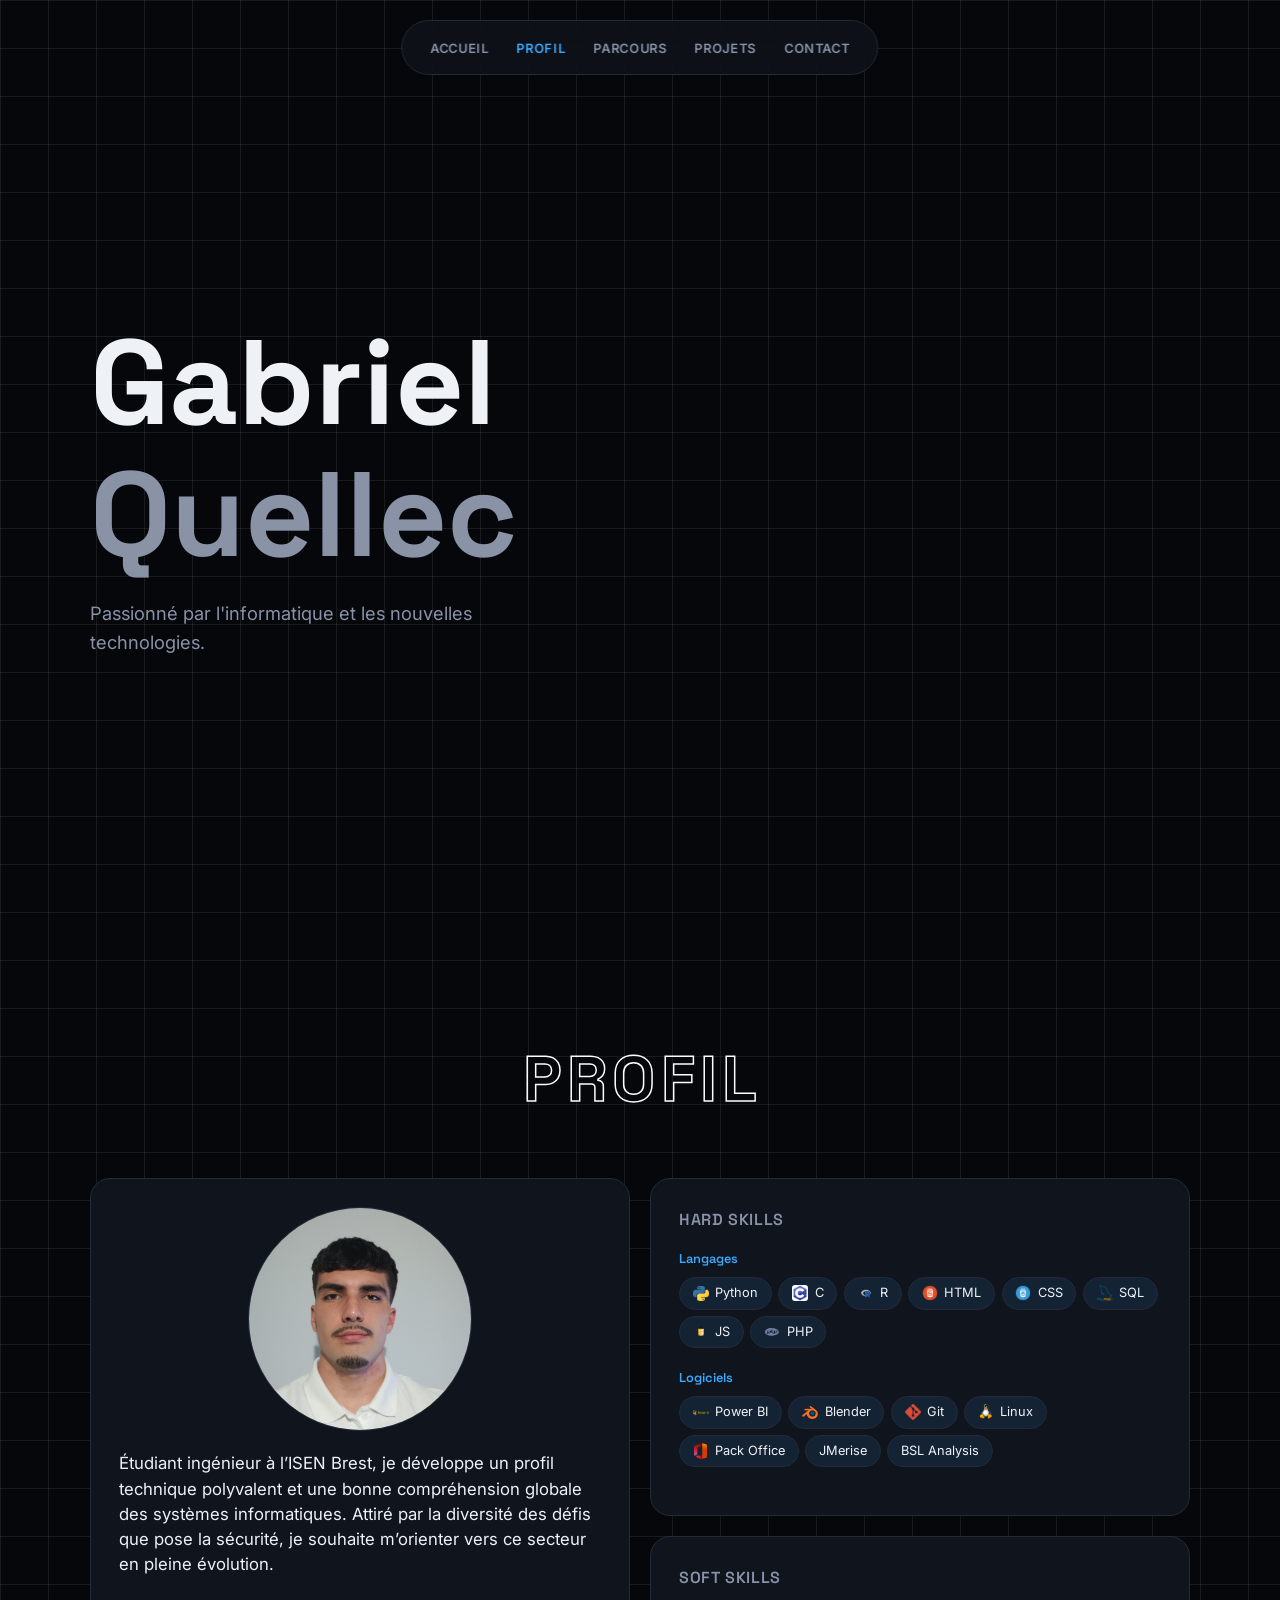
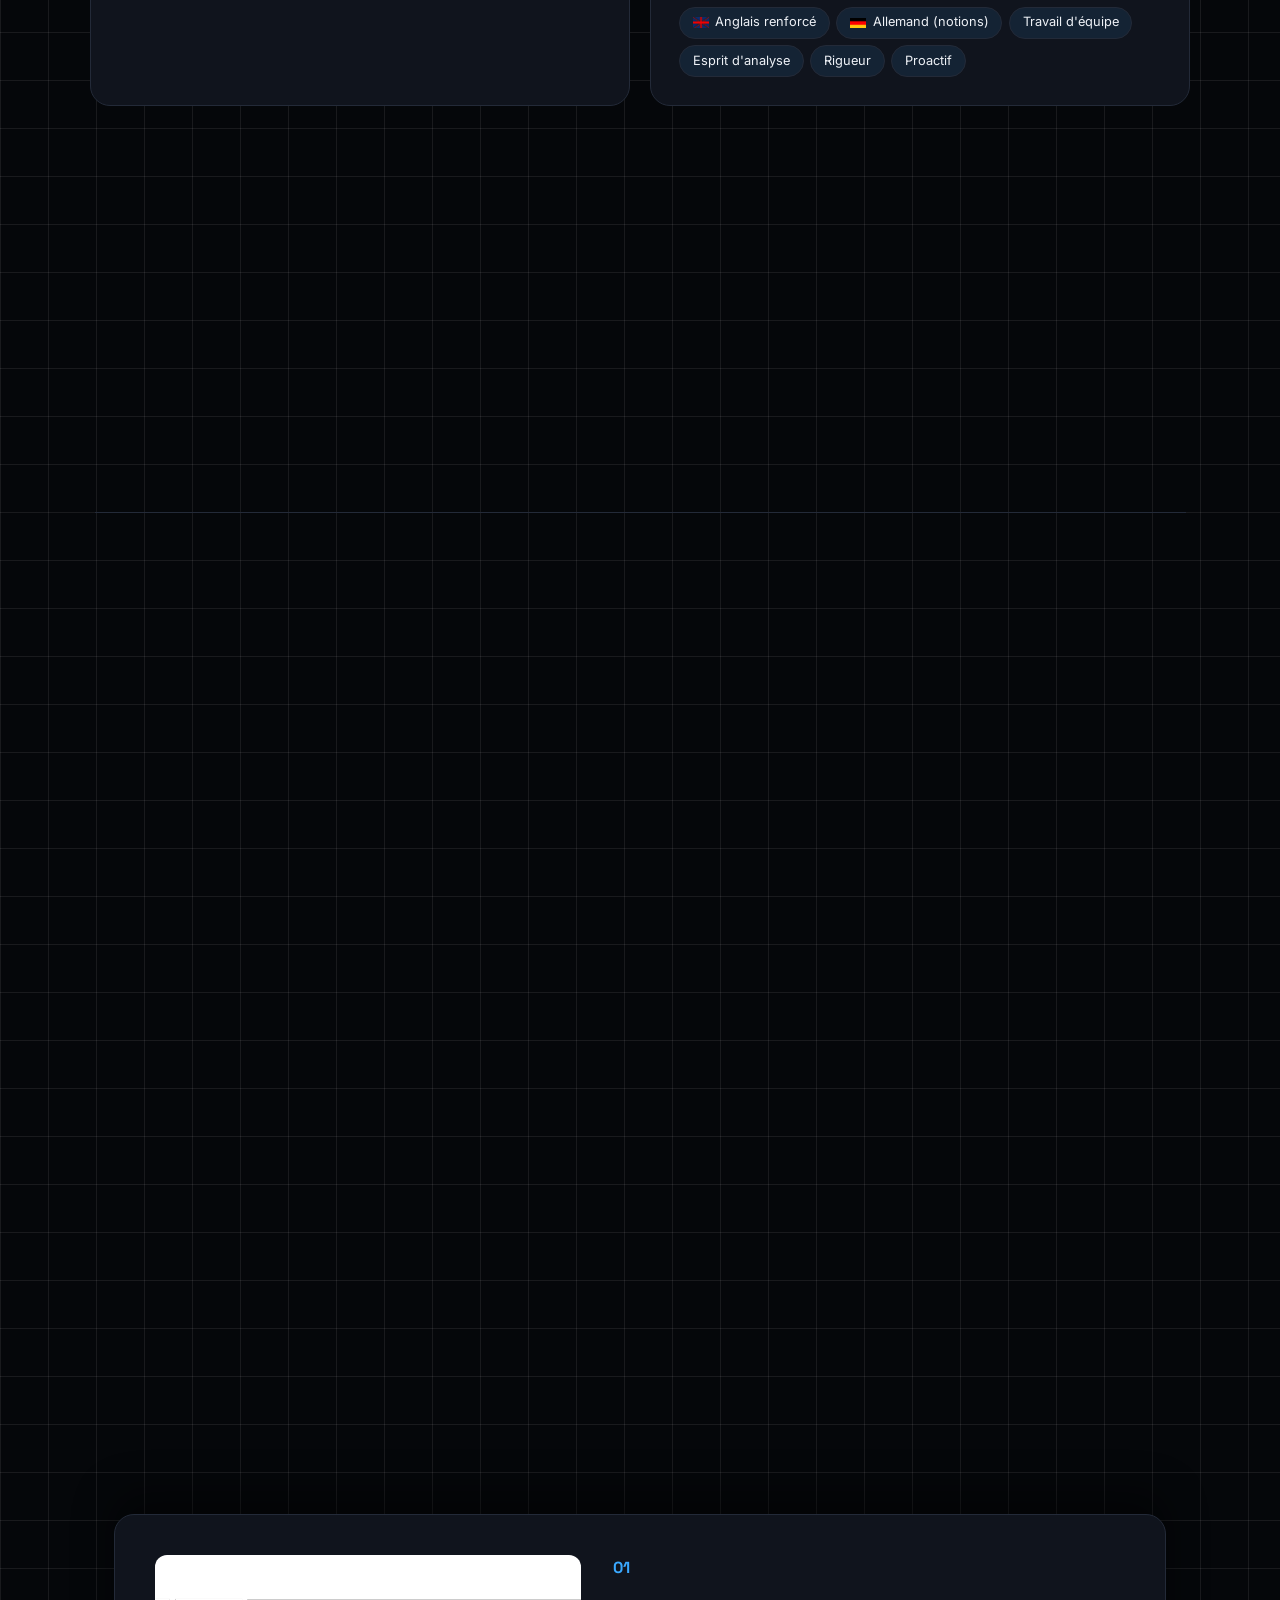
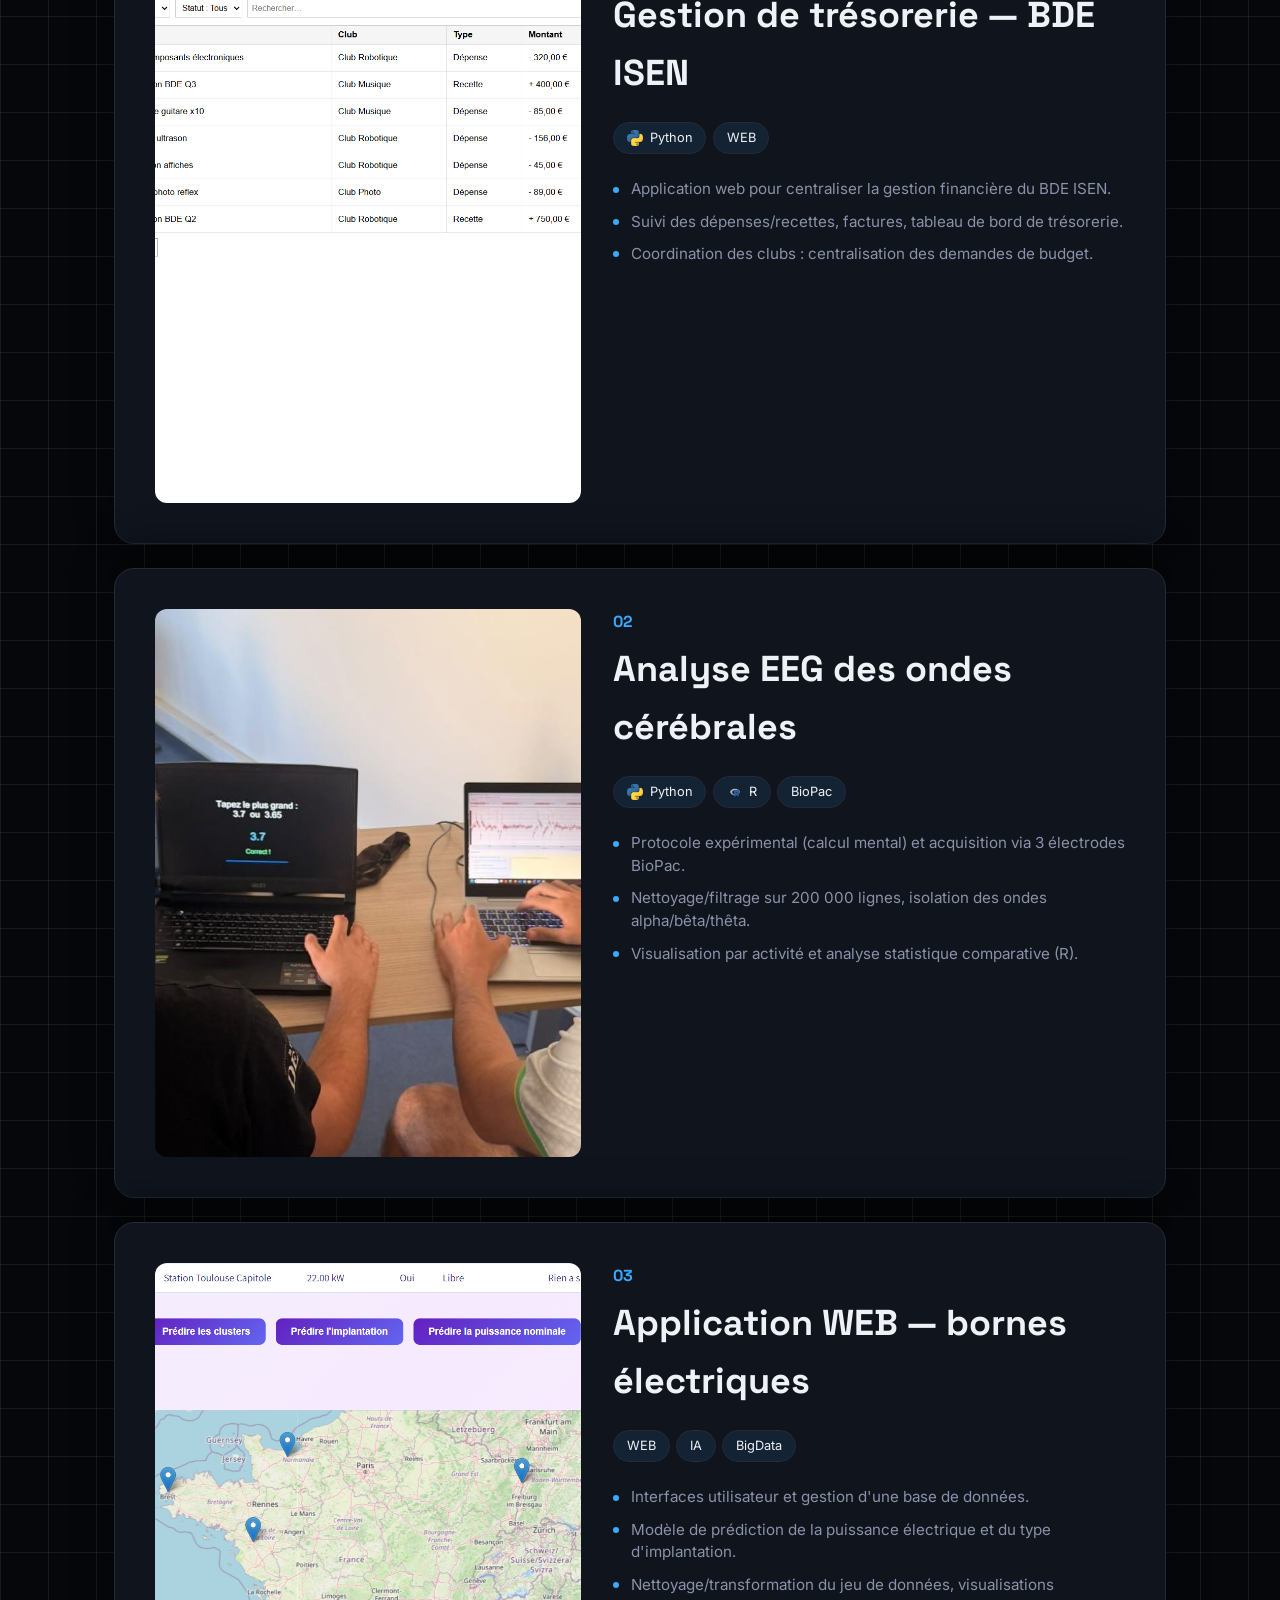
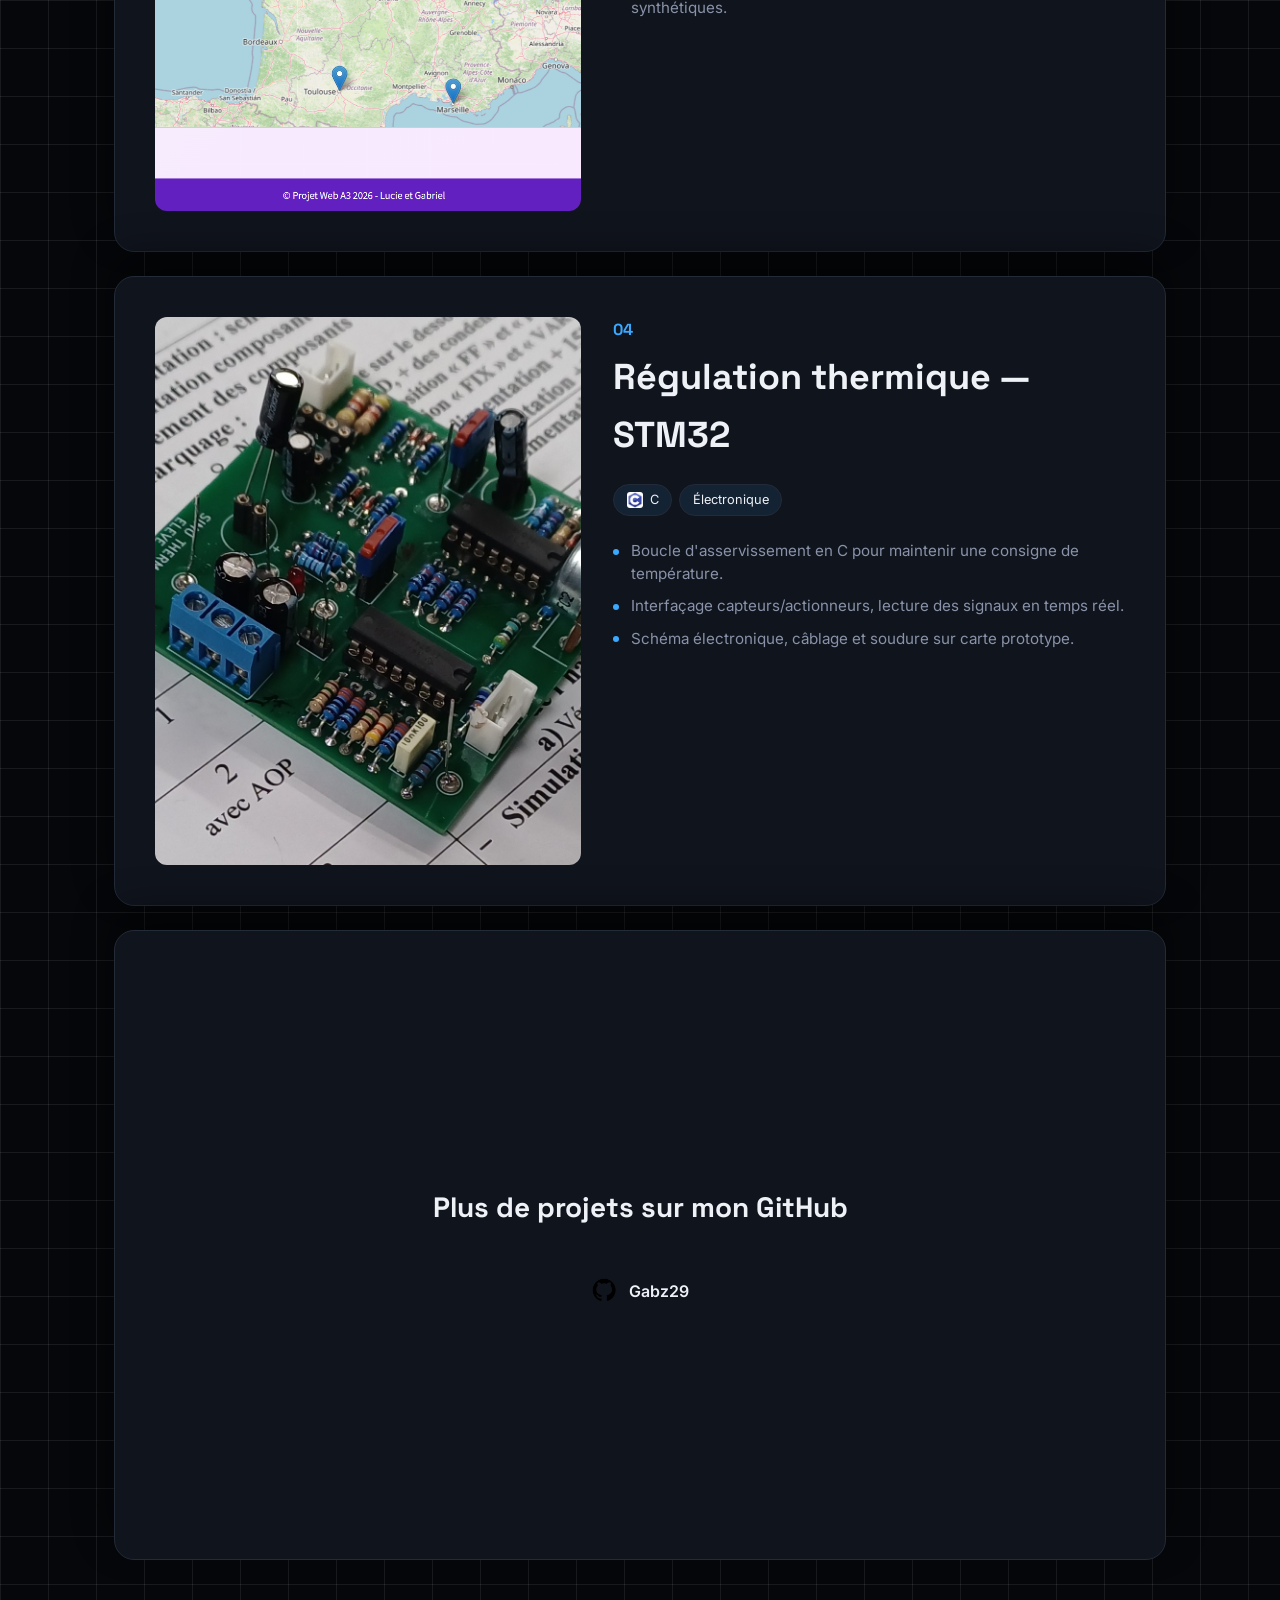
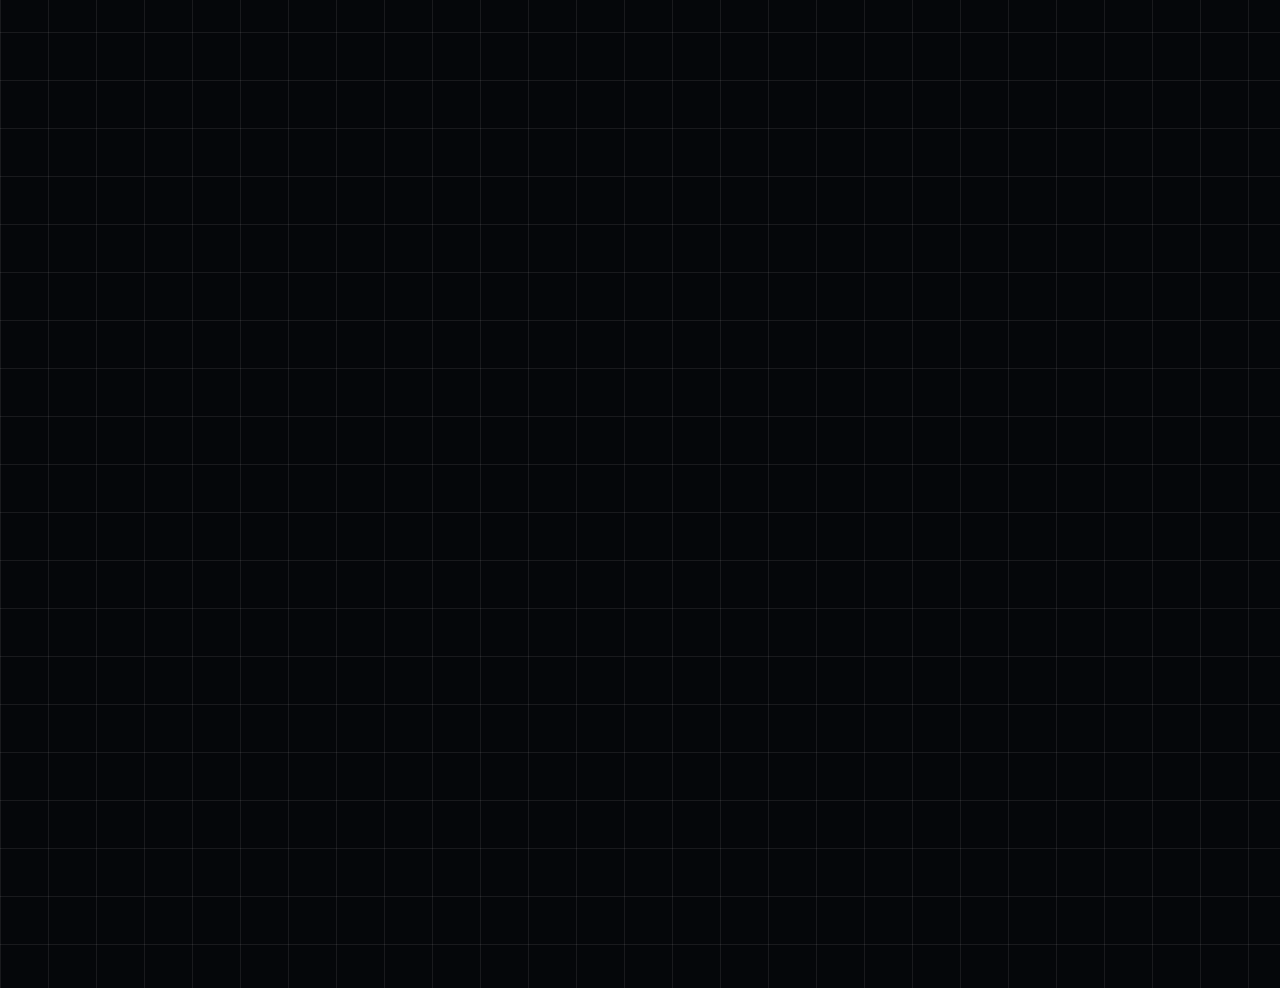
<file: index.html>
<!doctype html>
<html lang="fr">
<!--
  index.html — Page d'accueil du portfolio / CV de Gabriel Quellec.

  Rôle : structure statique de la page unique (Accueil, Profil, Parcours,
         Projets, Contact). Toute l'interactivité (accordéon, nav active,
         animations au scroll) est dans site/js/script.js.
  Note : chaque <section> porte l'id utilisé par la nav ancrée (#hero,
         #profil, #parcours, #projets, #contact).
-->
<head>
<meta charset="UTF-8" />
<meta name="viewport" content="width=device-width, initial-scale=1.0" />
<title>Gabriel Quellec — CV</title>
<meta
  name="description"
  content="CV / portfolio de Gabriel Quellec, étudiant ingénieur à l'ISEN Brest, à la recherche d'une alternance en cybersécurité."
/>

<link rel="preconnect" href="https://fonts.googleapis.com" />
<link rel="preconnect" href="https://fonts.gstatic.com" crossorigin />
<link
  href="https://fonts.googleapis.com/css2?family=Space+Grotesk:wght@500;600;700;800&family=Inter:wght@400;500;600;700&display=swap"
  rel="stylesheet"
/>

<link rel="stylesheet" href="site/css/style.css" />
</head>
<body>
  <!-- === Navigation === -->
  <!-- Pilule flottante translucide, un lien par section. -->
  <nav class="navbar">
    <ul>
      <li><a href="#hero" class="nav-link" data-nav>Accueil</a></li>
      <li><a href="#profil" class="nav-link" data-nav>Profil</a></li>
      <li><a href="#parcours" class="nav-link" data-nav>Parcours</a></li>
      <li><a href="#projets" class="nav-link" data-nav>Projets</a></li>
      <li><a href="#contact" class="nav-link" data-nav>Contact</a></li>
    </ul>
  </nav>

  <!-- === 1. Hero === -->
  <section id="hero" class="hero">
    <div class="hero-inner">
      <div class="hero-text">
        <h1 class="hero-name">
          <span class="hero-first">Gabriel</span>
          <span class="hero-last">Quellec</span>
        </h1>
        <p class="hero-tagline">Passionné par l'informatique et les nouvelles technologies.</p>
      </div>

      <div class="hero-search bento-tile" data-reveal>
        <h3>Recherche</h3>
        <div class="hero-search-item">
          <span class="hero-search-label">Stage</span>
          <span class="hero-search-value">International —> Mai 2026</span>
        </div>
        <div class="hero-search-item">
          <span class="hero-search-label">Alternance</span>
          <span class="hero-search-value">Cybersécurité —> Sept. 2027</span>
        </div>
      </div>
    </div>
  </section>

  <!-- === 2. Profil & Compétences (Bento) === -->
  <section id="profil" class="section">
    <div class="section-inner">
      <h2 class="section-title" data-reveal>Profil</h2>

      <div class="bento-grid">
        <div class="bento-tile bento-bio" data-reveal>
          <img class="bento-photo" src="site/img/visage.jpg" alt="Photo de Gabriel Quellec" />
          <p class="bento-bio-text">
            Étudiant ingénieur à l’ISEN Brest, je développe un profil technique polyvalent et une bonne compréhension globale
            des systèmes informatiques. Attiré par la diversité des défis que pose la sécurité, je souhaite m’orienter vers
            ce secteur en pleine évolution.
          </p>
        </div>

        <div class="bento-tile bento-hard" data-reveal>
          <h3>Hard Skills</h3>

          <h4 class="bento-subheading">Langages</h4>
          <div class="tag-list">
            <span class="tag"><img class="tag-logo" src="site/img/logos/python.png" alt="" />Python</span>
            <span class="tag"><img class="tag-logo" src="site/img/logos/C.png" alt="" />C</span>
            <span class="tag"><img class="tag-logo" src="site/img/logos/R.png" alt="" />R</span>
            <span class="tag"><img class="tag-logo" src="site/img/logos/html.png" alt="" />HTML</span>
            <span class="tag"><img class="tag-logo" src="site/img/logos/css.png" alt="" />CSS</span>
            <span class="tag"><img class="tag-logo" src="site/img/logos/sql.png" alt="" />SQL</span>
            <span class="tag"><img class="tag-logo" src="site/img/logos/js.png" alt="" />JS</span>
            <span class="tag"><img class="tag-logo" src="site/img/logos/php.png" alt="" />PHP</span>
          </div>

          <h4 class="bento-subheading">Logiciels</h4>
          <div class="tag-list">
            <span class="tag"><img class="tag-logo" src="site/img/logos/powerbi.png" alt="" />Power BI</span>
            <span class="tag"><img class="tag-logo" src="site/img/logos/blender.png" alt="" />Blender</span>
            <span class="tag"><img class="tag-logo" src="site/img/logos/git.png" alt="" />Git</span>
            <span class="tag"><img class="tag-logo" src="site/img/logos/linux.png" alt="" />Linux</span>
            <span class="tag"><img class="tag-logo" src="site/img/logos/office.png" alt="" />Pack Office</span>
            <span class="tag">JMerise</span>
            <span class="tag">BSL Analysis</span>
          </div>
        </div>

        <div class="bento-tile bento-soft" data-reveal>
          <h3>Soft Skills</h3>
          <div class="tag-list">
            <span class="tag"><img class="tag-logo" src="site/img/logos/anglais.png" alt="" />Anglais renforcé</span>
            <span class="tag"><img class="tag-logo" src="site/img/logos/allemand.png" alt="" />Allemand (notions)</span>
            <span class="tag">Travail d'équipe</span>
            <span class="tag">Esprit d'analyse</span>
            <span class="tag">Rigueur</span>
            <span class="tag">Proactif</span>
          </div>
        </div>

      </div>
    </div>
  </section>

  <!-- === 3. Parcours (Accordéon) === -->
  <section id="parcours" class="section">
    <div class="section-inner">
      <h2 class="section-title" data-reveal>Parcours</h2>

      <div class="accordion" id="accordion">
        <div class="accordion-item" data-reveal>
          <button class="accordion-header" type="button">
            <span class="accordion-date">2020–2026</span>
            <span class="accordion-title-text">Ouvrier pépiniériste · Stervinou, Milizac</span>
            <span class="accordion-icon">+</span>
          </button>
          <div class="accordion-body">
            <div class="accordion-body-inner">
              <p>
                Conduite d'engins, réparations, entretien des cultures et pilotage d'un chantier
                de rempotage (sélection sur liste, tri des plants) sur 7 saisons.
              </p>
            </div>
          </div>
        </div>

        <div class="accordion-item" data-reveal>
          <button class="accordion-header" type="button">
            <span class="accordion-date">2023</span>
            <span class="accordion-title-text">Baccalauréat · Charles de Foucauld, Brest</span>
            <span class="accordion-icon">+</span>
          </button>
          <div class="accordion-body">
            <div class="accordion-body-inner">
              <p>Spécialités maths et physique, mention bien. LV1 : Anglais et LV2 : Allemand.</p>
            </div>
          </div>
        </div>

        <div class="accordion-item" data-reveal>
          <button class="accordion-header" type="button">
            <span class="accordion-date">2023–2025</span>
            <span class="accordion-title-text">Classe Préparatoire Intégrée · ISEN, Brest</span>
            <span class="accordion-icon">+</span>
          </button>
          <div class="accordion-body">
            <div class="accordion-body-inner">
              <p>Mathématiques (probabilités, analyse), physique, sciences de l'ingénieur, Python.</p>
            </div>
          </div>
        </div>

        <div class="accordion-item" data-reveal>
          <button class="accordion-header" type="button">
            <span class="accordion-date">Avril 2024</span>
            <span class="accordion-title-text">Stage associatif · Le Tri Porteur, Plouédern</span>
            <span class="accordion-icon">+</span>
          </button>
          <div class="accordion-body">
            <div class="accordion-body-inner">
              <p>Participation aux activités environnementale et solidaire : tri, recyclage, sensibilisation.</p>
            </div>
          </div>
        </div>

        <div class="accordion-item" data-reveal>
          <button class="accordion-header" type="button">
            <span class="accordion-date">Été 2025</span>
            <span class="accordion-title-text">Opérateur de conditionnement · Wahou, Plouédern</span>
            <span class="accordion-icon">+</span>
          </button>
          <div class="accordion-body">
            <div class="accordion-body-inner">
              <p>
                Application des procédures qualité et normes d'hygiène sur ligne de production à
                cadence soutenue.
              </p>
            </div>
          </div>
        </div>

        <div class="accordion-item" data-reveal>
          <button class="accordion-header" type="button">
            <span class="accordion-date">Octobre 2025</span>
            <span class="accordion-title-text">Vendeur · Jardiland, Guipavas</span>
            <span class="accordion-icon">+</span>
          </button>
          <div class="accordion-body">
            <div class="accordion-body-inner">
              <p>Mise en rayon, réassort, entretien de l'espace de vente et orientation des clients.</p>
            </div>
          </div>
        </div>

        <div class="accordion-item" data-reveal>
          <button class="accordion-header" type="button">
            <span class="accordion-date">2025 – Présent</span>
            <span class="accordion-title-text">École d'ingénieur · ISEN, Brest</span>
            <span class="accordion-icon">+</span>
          </button>
          <div class="accordion-body">
            <div class="accordion-body-inner">
              <p>
                Programmation (C, Python), électronique (STM32), statistiques (R), base de
                données (SQL), big data, gestion de projets.
              </p>
            </div>
          </div>
        </div>

        <div class="accordion-item" data-reveal>
          <button class="accordion-header" type="button">
            <span class="accordion-date">2025–2026</span>
            <span class="accordion-title-text">Trésorier · BDE ISEN, Brest</span>
            <span class="accordion-icon">+</span>
          </button>
          <div class="accordion-body">
            <div class="accordion-body-inner">
              <p>
                Gestion du budget associatif, suivi des dépenses et recettes, validation des
                achats et traitement des dossiers administratifs.
              </p>
            </div>
          </div>
        </div>
      </div>
    </div>
  </section>

  <!-- === 4. Projets (empilement vertical en scroll) === -->
  <!-- Chaque carte est "position: sticky" avec un décalage "top" légèrement
       plus grand que la précédente (voir style.css) : en scrollant, chaque
       carte vient se coller un peu plus bas que celle d'avant, qui reste
       donc partiellement visible en dépassant par le haut. Effet désactivé
       sous 800px (voir style.css) : cartes simplement empilées. -->
  <section id="projets" class="section">
    <div class="section-inner">
      <h2 class="section-title" data-reveal>Projets</h2>
    </div>

    <div class="stack-wrapper">
      <!-- Chaque carte a une zone image (.stack-card-media) et une zone
           texte (.stack-card-body). Tant qu'un vrai visuel n'est pas
           fourni, la zone image affiche un simple espace réservé
           (voir .stack-card-media-placeholder dans style.css) — pour
           mettre la vraie image plus tard, remplacer le "div placeholder"
           par une balise "img" pointant vers img/projects/nom-du-fichier. -->
      <article class="stack-card">
        <div class="stack-card-media">
          <img src="site/img/projects/projet1.png" alt="Capture d'écran de l'application de gestion de trésorerie du BDE ISEN (liste des transactions)" />
        </div>
        <div class="stack-card-body">
          <span class="stack-card-index">01</span>
          <h3>Gestion de trésorerie — BDE ISEN</h3>
          <div class="tag-list">
            <span class="tag"><img class="tag-logo" src="site/img/logos/python.png" alt="" />Python</span>
            <span class="tag">WEB</span>
          </div>
          <ul class="stack-card-list">
            <li>Application web pour centraliser la gestion financière du BDE ISEN.</li>
            <li>Suivi des dépenses/recettes, factures, tableau de bord de trésorerie.</li>
            <li>Coordination des clubs : centralisation des demandes de budget.</li>
          </ul>
        </div>
      </article>

      <article class="stack-card">
        <div class="stack-card-media">
          <img src="site/img/projects/projet2.jpg" alt="Montage expérimental : acquisition EEG au casque et suivi du signal en direct sur ordinateur" />
        </div>
        <div class="stack-card-body">
          <span class="stack-card-index">02</span>
          <h3>Analyse EEG des ondes cérébrales</h3>
          <div class="tag-list">
            <span class="tag"><img class="tag-logo" src="site/img/logos/python.png" alt="" />Python</span>
            <span class="tag"><img class="tag-logo" src="site/img/logos/R.png" alt="" />R</span>
            <span class="tag">BioPac</span>
          </div>
          <ul class="stack-card-list">
            <li>Protocole expérimental (calcul mental) et acquisition via 3 électrodes BioPac.</li>
            <li>Nettoyage/filtrage sur 200 000 lignes, isolation des ondes alpha/bêta/thêta.</li>
            <li>Visualisation par activité et analyse statistique comparative (R).</li>
          </ul>
        </div>
      </article>

      <article class="stack-card">
        <div class="stack-card-media">
          <img src="site/img/projects/projet3.png" alt="Carte des bornes de recharge électrique et boutons de prédiction sur le site web" />
        </div>
        <div class="stack-card-body">
          <span class="stack-card-index">03</span>
          <h3>Application WEB — bornes électriques</h3>
          <div class="tag-list">
            <span class="tag">WEB</span>
            <span class="tag">IA</span>
            <span class="tag">BigData</span>
          </div>
          <ul class="stack-card-list">
            <li>Interfaces utilisateur et gestion d'une base de données.</li>
            <li>Modèle de prédiction de la puissance électrique et du type d'implantation.</li>
            <li>Nettoyage/transformation du jeu de données, visualisations synthétiques.</li>
          </ul>
        </div>
      </article>

      <article class="stack-card">
        <div class="stack-card-media">
          <img src="site/img/projects/projet4.jpg" alt="Photo de la carte électronique assemblée, avec ses composants soudés" />
        </div>
        <div class="stack-card-body">
          <span class="stack-card-index">04</span>
          <h3>Régulation thermique — STM32</h3>
          <div class="tag-list">
            <span class="tag"><img class="tag-logo" src="site/img/logos/C.png" alt="" />C</span>
            <span class="tag">Électronique</span>
          </div>
          <ul class="stack-card-list">
            <li>Boucle d'asservissement en C pour maintenir une consigne de température.</li>
            <li>Interfaçage capteurs/actionneurs, lecture des signaux en temps réel.</li>
            <li>Schéma électronique, câblage et soudure sur carte prototype.</li>
          </ul>
        </div>
      </article>

      <!-- 5ᵉ carte, volontairement différente (pleine, sans zone image) :
           elle renvoie vers GitHub pour tout ce qui n'est pas ici. -->
      <a
        class="stack-card stack-card-cta"
        href="https://github.com/Gabz29"
        target="_blank"
        rel="noreferrer"
      >
        <span class="stack-card-cta-text">Plus de projets sur mon GitHub</span>
        <span class="stack-card-cta-user">
          <img class="stack-card-cta-logo" src="site/img/logos/github.png" alt="" />
          Gabz29
        </span>
      </a>
    </div>
  </section>

  <!-- === 5. Contact === -->
  <section id="contact" class="section contact-section">
    <div class="section-inner contact-inner">
      <h2 class="section-title contact-title" data-reveal>Prêt pour l'alternance ?</h2>
      <p class="contact-subtitle" data-reveal>
        Disponible pour échanger sur une alternance ou stage en cybersécurité.
      </p>

      <div class="contact-actions" data-reveal>
        <a class="btn-primary" href="mailto:gabri.quellec@gmail.com">Envoyer un email</a>
        <a class="btn-secondary" href="site/CV_Gabriel_Quellec.pdf" download>Télécharger le CV</a>
      </div>

      <div class="contact-cards" data-reveal>
        <a class="contact-card" href="tel:+33769585600">
          <span class="contact-card-label">Téléphone</span>
          <span class="contact-card-value">07 69 58 56 00</span>
        </a>

        <a
          class="contact-card"
          href="https://www.linkedin.com/in/gabriel-quellec-a16b93348"
          target="_blank"
          rel="noreferrer"
        >
          <img class="contact-card-logo" src="site/img/logos/linkedin.png" alt="" />
          <span class="contact-card-label">LinkedIn</span>
          <span class="contact-card-value">gabriel-quellec</span>
        </a>

        <a
          class="contact-card"
          href="https://github.com/Gabz29"
          target="_blank"
          rel="noreferrer"
        >
          <img class="contact-card-logo" src="site/img/logos/github.png" alt="" />
          <span class="contact-card-label">GitHub</span>
          <span class="contact-card-value">Gabz29</span>
        </a>
      </div>
    </div>
  </section>

  <script src="site/js/script.js"></script>
</body>
</html>
</file>
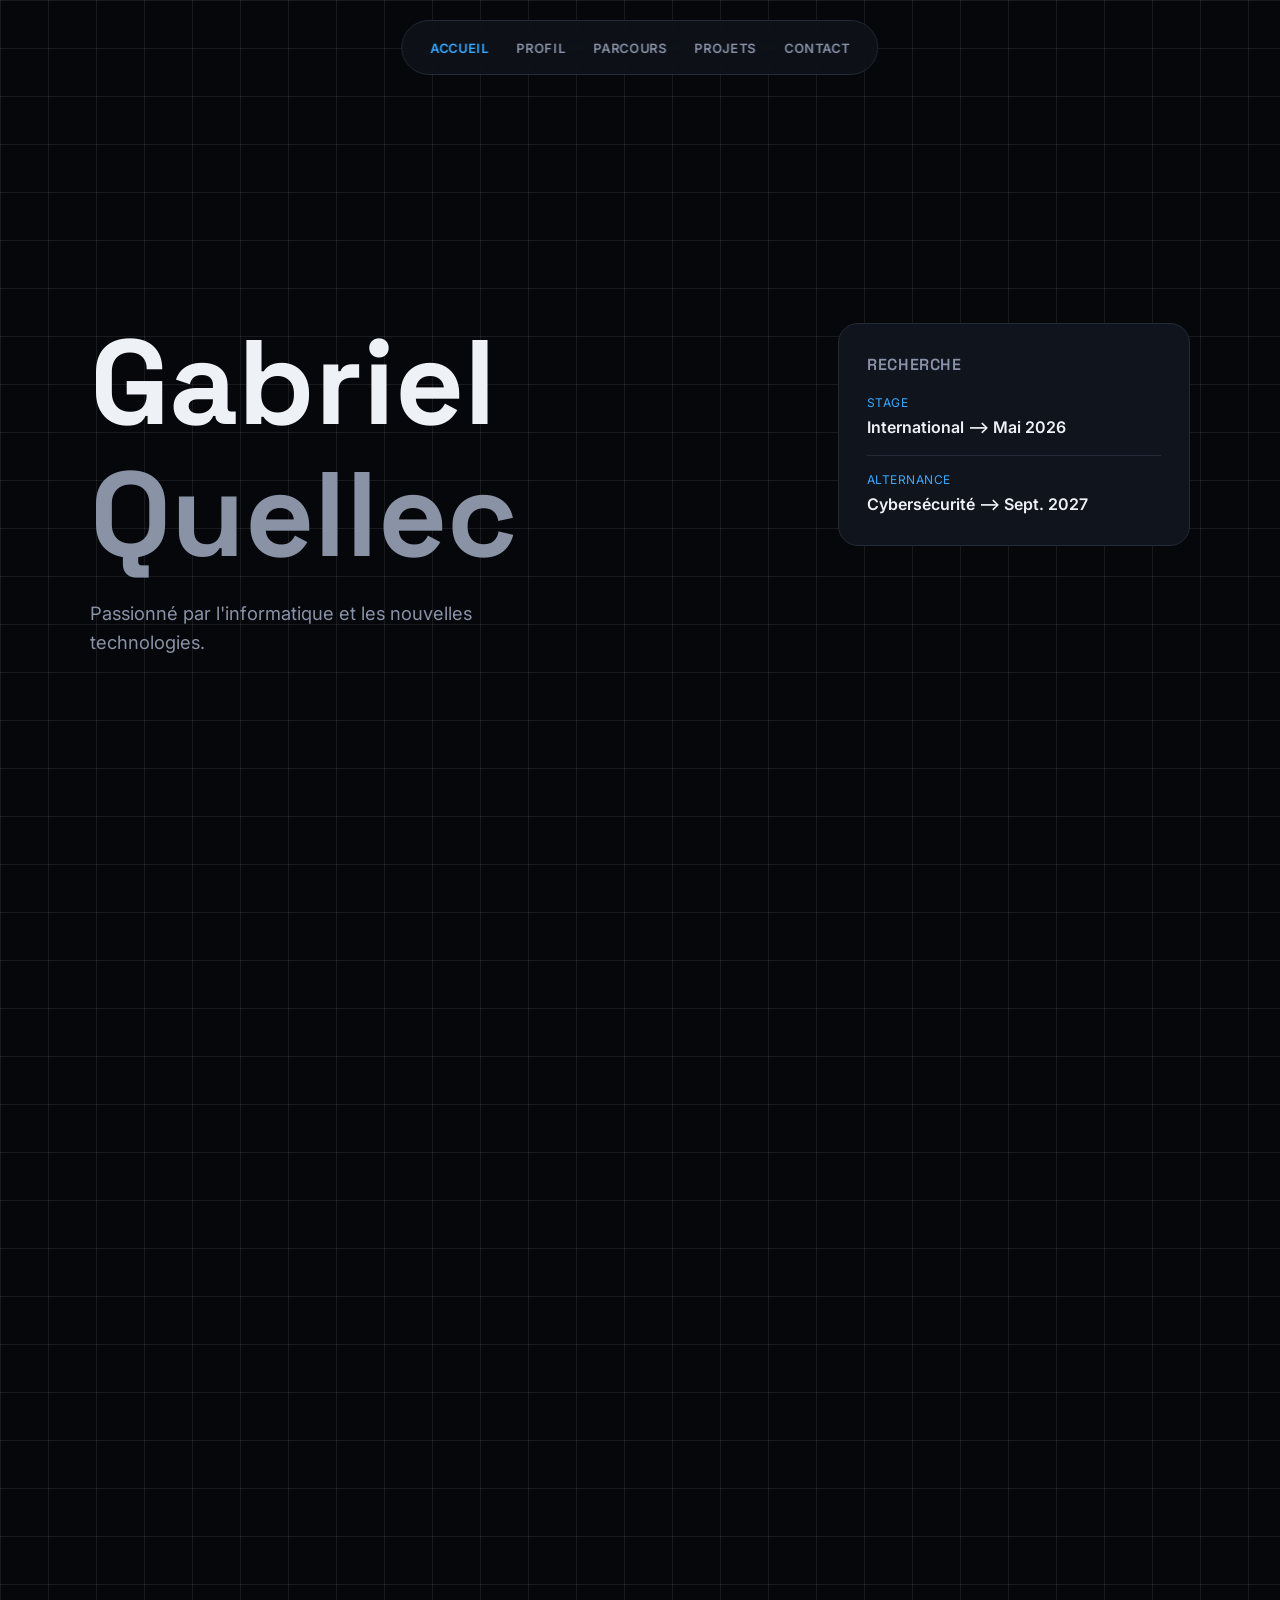
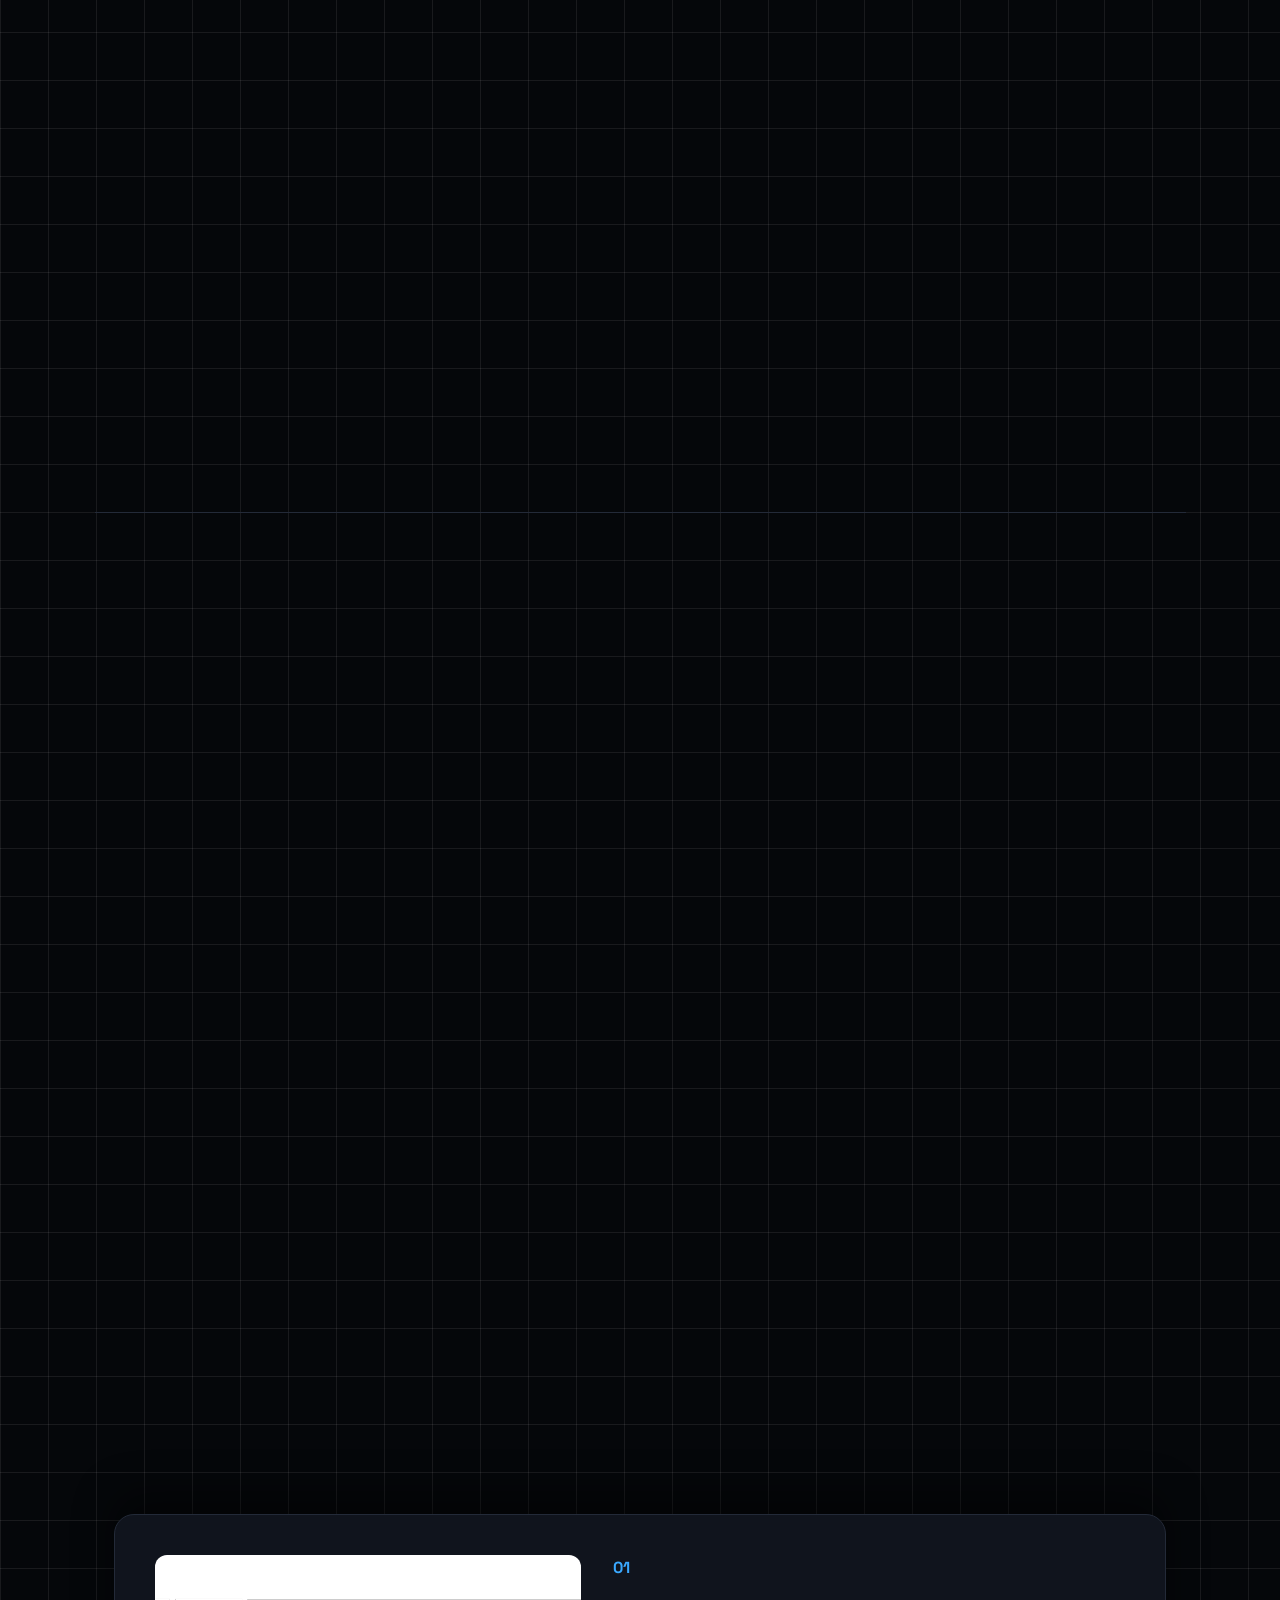
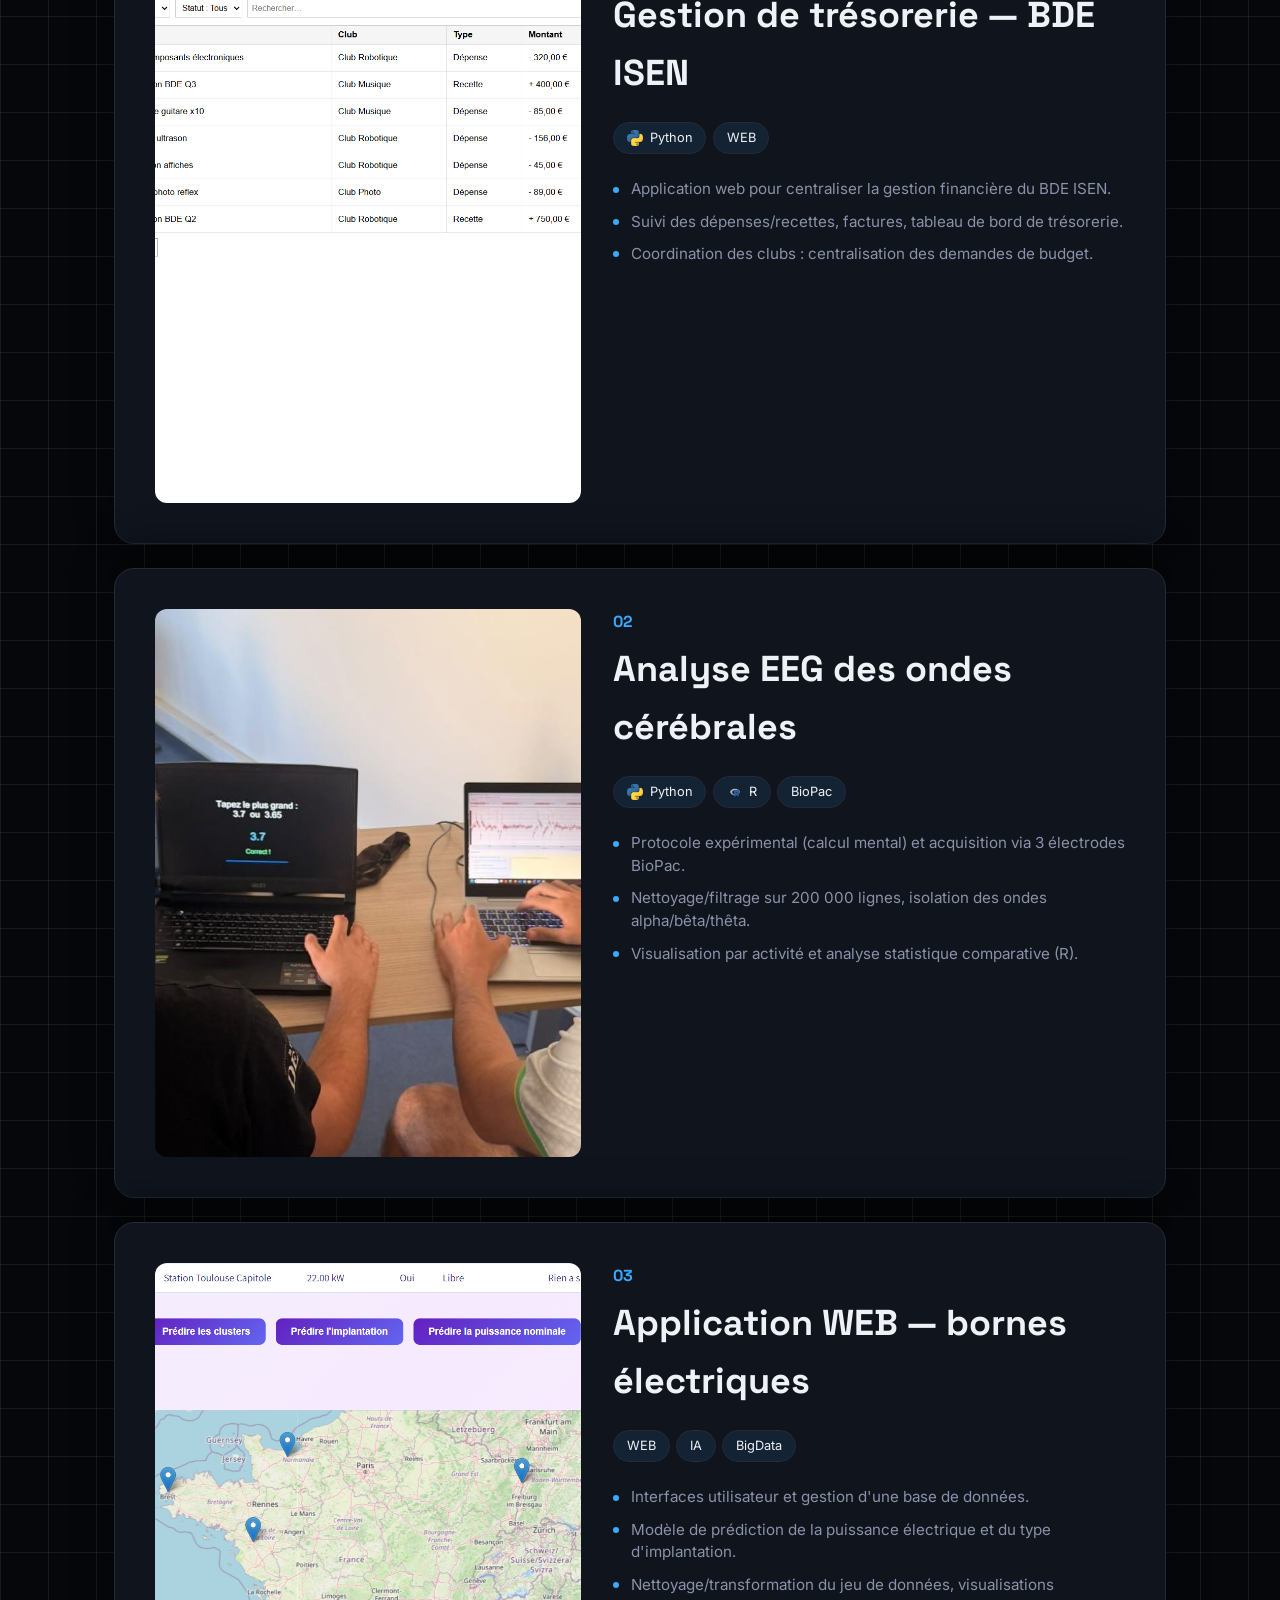
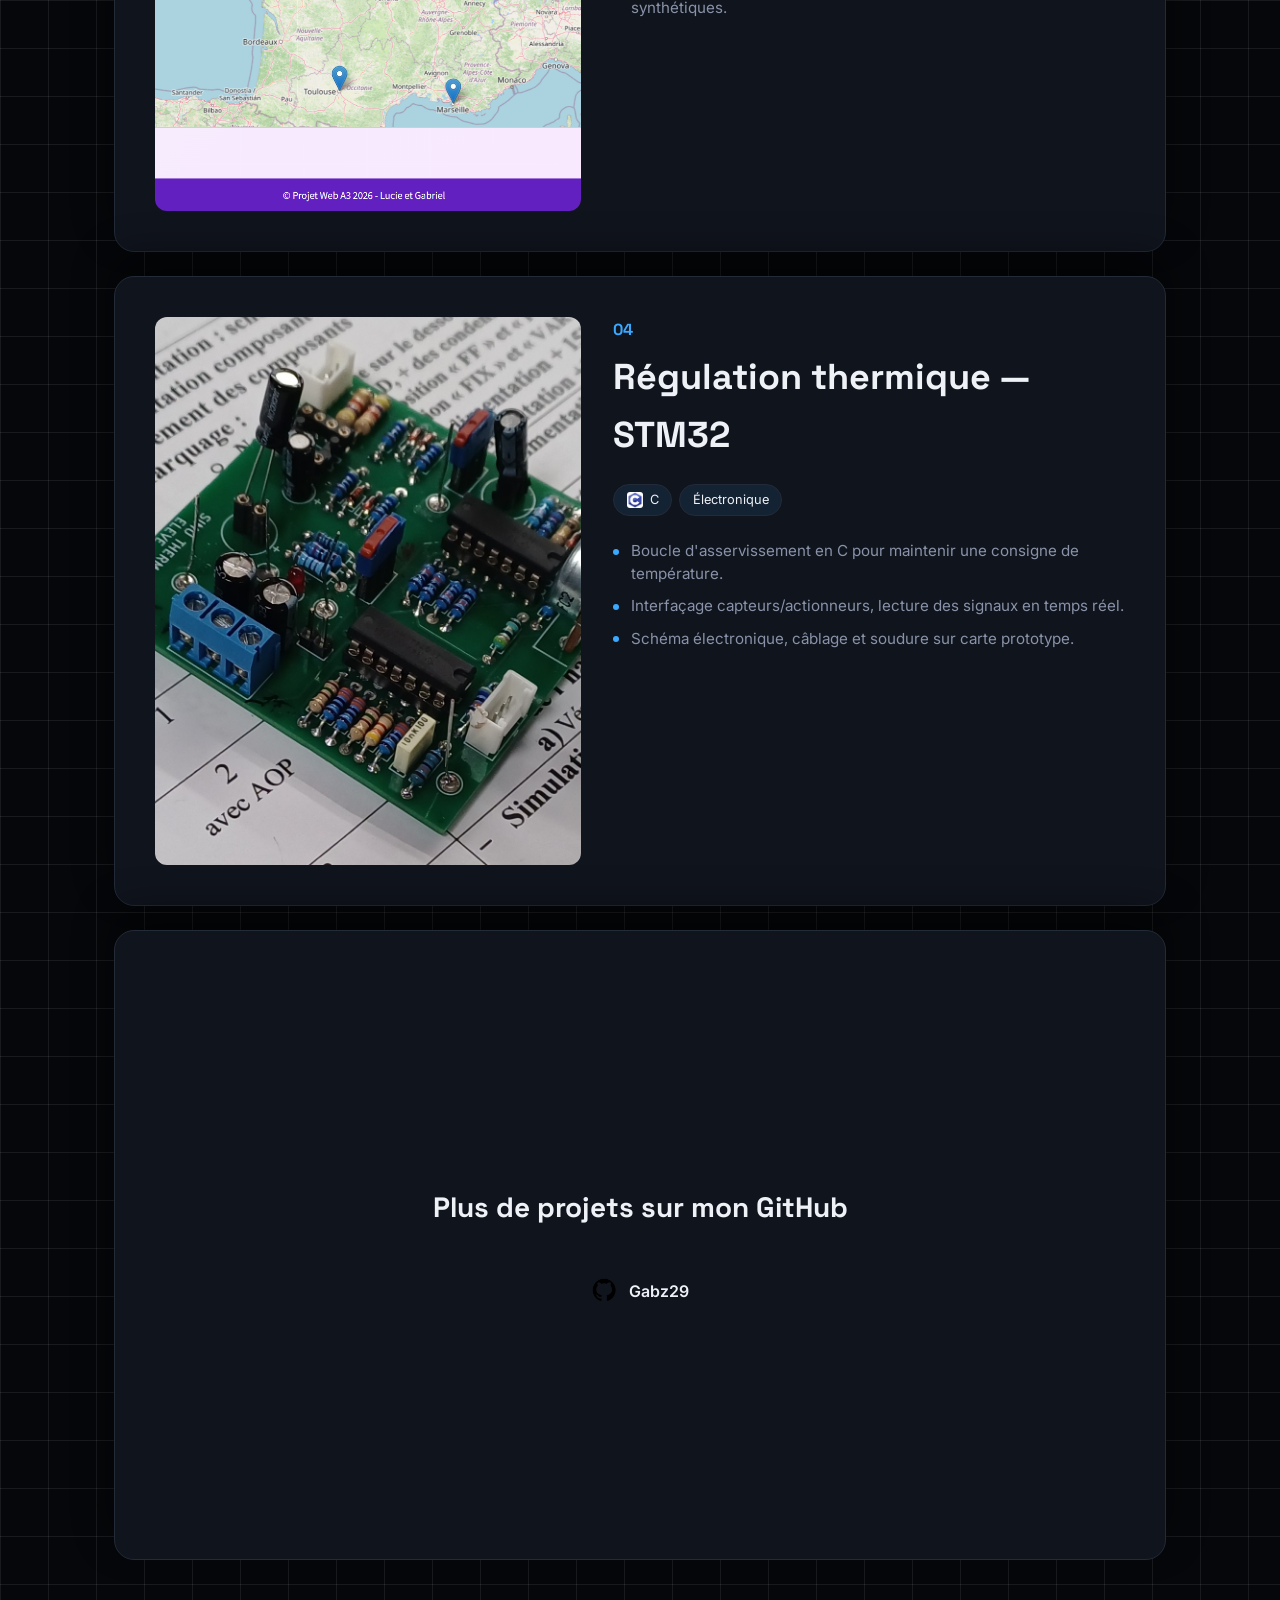
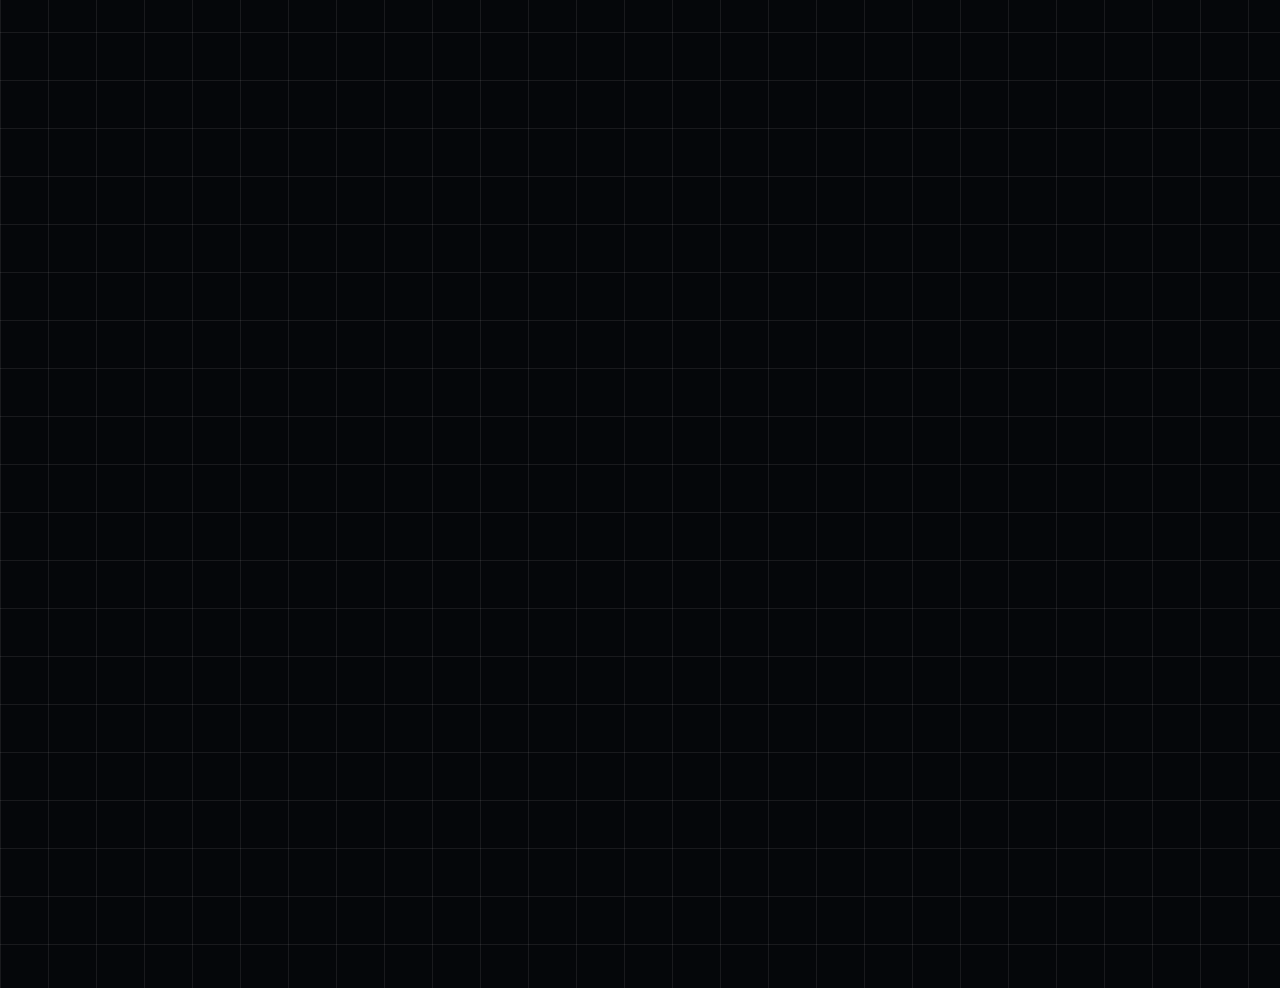
<file: site/index.html>
<!doctype html>
<html lang="fr">
<head>
<meta charset="UTF-8" />
<meta name="viewport" content="width=device-width, initial-scale=1.0" />
<title>Gabriel Quellec — CV</title>
<meta
  name="description"
  content="CV / portfolio de Gabriel Quellec, étudiant ingénieur à l'ISEN Brest, à la recherche d'une alternance en cybersécurité."
/>

<link rel="preconnect" href="https://fonts.googleapis.com" />
<link rel="preconnect" href="https://fonts.gstatic.com" crossorigin />
<link
  href="https://fonts.googleapis.com/css2?family=Space+Grotesk:wght@500;600;700;800&family=Inter:wght@400;500;600;700&display=swap"
  rel="stylesheet"
/>

<link rel="stylesheet" href="css/style.css" />
</head>
<body>
  <!-- Nav flottante, translucide, un lien par section -->
  <nav class="navbar">
    <ul>
      <li><a href="#hero" class="nav-link" data-nav>Accueil</a></li>
      <li><a href="#profil" class="nav-link" data-nav>Profil</a></li>
      <li><a href="#parcours" class="nav-link" data-nav>Parcours</a></li>
      <li><a href="#projets" class="nav-link" data-nav>Projets</a></li>
      <li><a href="#contact" class="nav-link" data-nav>Contact</a></li>
    </ul>
  </nav>

  <!-- ===================== HERO ===================== -->
  <section id="hero" class="hero">
    <div class="hero-inner">
      <div class="hero-text">
        <h1 class="hero-name">
          <span class="hero-first">Gabriel</span>
          <span class="hero-last">Quellec</span>
        </h1>
        <p class="hero-tagline">Passionné par l'informatique et les nouvelles technologies.</p>
      </div>

      <div class="hero-search bento-tile" data-reveal>
        <h3>Recherche</h3>
        <div class="hero-search-item">
          <span class="hero-search-label">Stage</span>
          <span class="hero-search-value">International —> Mai 2026</span>
        </div>
        <div class="hero-search-item">
          <span class="hero-search-label">Alternance</span>
          <span class="hero-search-value">Cybersécurité —> Sept. 2027</span>
        </div>
      </div>
    </div>
  </section>

  <!-- ===================== PROFIL & COMPÉTENCES (Bento) ===================== -->
  <section id="profil" class="section">
    <div class="section-inner">
      <h2 class="section-title" data-reveal>Profil</h2>

      <div class="bento-grid">
        <div class="bento-tile bento-bio" data-reveal>
          <img class="bento-photo" src="img/visage.jpg" alt="Photo de Gabriel Quellec" />
          <p class="bento-bio-text">
            Étudiant ingénieur à l’ISEN Brest, je développe un profil technique polyvalent et une bonne compréhension globale
            des systèmes informatiques. Attiré par la diversité des défis que pose la sécurité, je souhaite m’orienter vers
            ce secteur en pleine évolution.
          </p>
        </div>

        <div class="bento-tile bento-hard" data-reveal>
          <h3>Hard Skills</h3>

          <h4 class="bento-subheading">Langages</h4>
          <div class="tag-list">
            <span class="tag"><img class="tag-logo" src="img/logos/python.png" alt="" />Python</span>
            <span class="tag"><img class="tag-logo" src="img/logos/C.png" alt="" />C</span>
            <span class="tag"><img class="tag-logo" src="img/logos/R.png" alt="" />R</span>
            <span class="tag"><img class="tag-logo" src="img/logos/html.png" alt="" />HTML</span>
            <span class="tag"><img class="tag-logo" src="img/logos/css.png" alt="" />CSS</span>
            <span class="tag"><img class="tag-logo" src="img/logos/sql.png" alt="" />SQL</span>
            <span class="tag"><img class="tag-logo" src="img/logos/js.png" alt="" />JS</span>
            <span class="tag"><img class="tag-logo" src="img/logos/php.png" alt="" />PHP</span>
          </div>

          <h4 class="bento-subheading">Logiciels</h4>
          <div class="tag-list">
            <span class="tag"><img class="tag-logo" src="img/logos/powerbi.png" alt="" />Power BI</span>
            <span class="tag"><img class="tag-logo" src="img/logos/blender.png" alt="" />Blender</span>
            <span class="tag"><img class="tag-logo" src="img/logos/git.png" alt="" />Git</span>
            <span class="tag"><img class="tag-logo" src="img/logos/linux.png" alt="" />Linux</span>
            <span class="tag"><img class="tag-logo" src="img/logos/office.png" alt="" />Pack Office</span>
            <span class="tag">JMerise</span>
            <span class="tag">BSL Analysis</span>
          </div>
        </div>

        <div class="bento-tile bento-soft" data-reveal>
          <h3>Soft Skills</h3>
          <div class="tag-list">
            <span class="tag"><img class="tag-logo" src="img/logos/anglais.png" alt="" />Anglais renforcé</span>
            <span class="tag"><img class="tag-logo" src="img/logos/allemand.png" alt="" />Allemand (notions)</span>
            <span class="tag">Travail d'équipe</span>
            <span class="tag">Esprit d'analyse</span>
            <span class="tag">Rigueur</span>
            <span class="tag">Proactif</span>
          </div>
        </div>

      </div>
    </div>
  </section>

  <!-- ===================== PARCOURS (Accordéon) ===================== -->
  <section id="parcours" class="section">
    <div class="section-inner">
      <h2 class="section-title" data-reveal>Parcours</h2>

      <div class="accordion" id="accordion">
        <div class="accordion-item" data-reveal>
          <button class="accordion-header" type="button">
            <span class="accordion-date">2020–2026</span>
            <span class="accordion-title-text">Ouvrier pépiniériste · Stervinou, Milizac</span>
            <span class="accordion-icon">+</span>
          </button>
          <div class="accordion-body">
            <div class="accordion-body-inner">
              <p>
                Conduite d'engins, réparations, entretien des cultures et pilotage d'un chantier
                de rempotage (sélection sur liste, tri des plants) sur 7 saisons.
              </p>
            </div>
          </div>
        </div>

        <div class="accordion-item" data-reveal>
          <button class="accordion-header" type="button">
            <span class="accordion-date">2023</span>
            <span class="accordion-title-text">Baccalauréat · Charles de Foucauld, Brest</span>
            <span class="accordion-icon">+</span>
          </button>
          <div class="accordion-body">
            <div class="accordion-body-inner">
              <p>Spécialités maths et physique, mention bien. LV1 : Anglais et LV2 : Allemand.</p>
            </div>
          </div>
        </div>

        <div class="accordion-item" data-reveal>
          <button class="accordion-header" type="button">
            <span class="accordion-date">2023–2025</span>
            <span class="accordion-title-text">Classe Préparatoire Intégrée · ISEN, Brest</span>
            <span class="accordion-icon">+</span>
          </button>
          <div class="accordion-body">
            <div class="accordion-body-inner">
              <p>Mathématiques (probabilités, analyse), physique, sciences de l'ingénieur, Python.</p>
            </div>
          </div>
        </div>

        <div class="accordion-item" data-reveal>
          <button class="accordion-header" type="button">
            <span class="accordion-date">Avril 2024</span>
            <span class="accordion-title-text">Stage associatif · Le Tri Porteur, Plouédern</span>
            <span class="accordion-icon">+</span>
          </button>
          <div class="accordion-body">
            <div class="accordion-body-inner">
              <p>Participation aux activités environnementale et solidaire : tri, recyclage, sensibilisation.</p>
            </div>
          </div>
        </div>

        <div class="accordion-item" data-reveal>
          <button class="accordion-header" type="button">
            <span class="accordion-date">Été 2025</span>
            <span class="accordion-title-text">Opérateur de conditionnement · Wahou, Plouédern</span>
            <span class="accordion-icon">+</span>
          </button>
          <div class="accordion-body">
            <div class="accordion-body-inner">
              <p>
                Application des procédures qualité et normes d'hygiène sur ligne de production à
                cadence soutenue.
              </p>
            </div>
          </div>
        </div>

        <div class="accordion-item" data-reveal>
          <button class="accordion-header" type="button">
            <span class="accordion-date">Octobre 2025</span>
            <span class="accordion-title-text">Vendeur · Jardiland, Guipavas</span>
            <span class="accordion-icon">+</span>
          </button>
          <div class="accordion-body">
            <div class="accordion-body-inner">
              <p>Mise en rayon, réassort, entretien de l'espace de vente et orientation des clients.</p>
            </div>
          </div>
        </div>

        <div class="accordion-item" data-reveal>
          <button class="accordion-header" type="button">
            <span class="accordion-date">2025 – Présent</span>
            <span class="accordion-title-text">École d'ingénieur · ISEN, Brest</span>
            <span class="accordion-icon">+</span>
          </button>
          <div class="accordion-body">
            <div class="accordion-body-inner">
              <p>
                Programmation (C, Python), électronique (STM32), statistiques (R), base de
                données (SQL), big data, gestion de projets.
              </p>
            </div>
          </div>
        </div>

        <div class="accordion-item" data-reveal>
          <button class="accordion-header" type="button">
            <span class="accordion-date">2025–2026</span>
            <span class="accordion-title-text">Trésorier · BDE ISEN, Brest</span>
            <span class="accordion-icon">+</span>
          </button>
          <div class="accordion-body">
            <div class="accordion-body-inner">
              <p>
                Gestion du budget associatif, suivi des dépenses et recettes, validation des
                achats et traitement des dossiers administratifs.
              </p>
            </div>
          </div>
        </div>
      </div>
    </div>
  </section>

  <!-- ===================== PROJETS (empilement vertical en scroll) ===================== -->
  <!-- Chaque carte est "position: sticky" avec un décalage "top" légèrement
       plus grand que la précédente (voir style.css) : en scrollant, chaque
       carte vient se coller un peu plus bas que celle d'avant, qui reste
       donc partiellement visible en dépassant par le haut. -->
  <section id="projets" class="section">
    <div class="section-inner">
      <h2 class="section-title" data-reveal>Projets</h2>
    </div>

    <div class="stack-wrapper">
      <!-- Chaque carte a une zone image (.stack-card-media) et une zone
           texte (.stack-card-body). Tant qu'un vrai visuel n'est pas
           fourni, la zone image affiche un simple espace réservé
           (voir .stack-card-media-placeholder dans style.css) — pour
           mettre la vraie image plus tard, remplacer le "div placeholder"
           par une balise "img" pointant vers img/projects/nom-du-fichier. -->
      <article class="stack-card">
        <div class="stack-card-media">
          <img src="img/projects/projet1.png" alt="Capture d'écran de l'application de gestion de trésorerie du BDE ISEN (liste des transactions)" />
        </div>
        <div class="stack-card-body">
          <span class="stack-card-index">01</span>
          <h3>Gestion de trésorerie — BDE ISEN</h3>
          <div class="tag-list">
            <span class="tag"><img class="tag-logo" src="img/logos/python.png" alt="" />Python</span>
            <span class="tag">WEB</span>
          </div>
          <ul class="stack-card-list">
            <li>Application web pour centraliser la gestion financière du BDE ISEN.</li>
            <li>Suivi des dépenses/recettes, factures, tableau de bord de trésorerie.</li>
            <li>Coordination des clubs : centralisation des demandes de budget.</li>
          </ul>
        </div>
      </article>

      <article class="stack-card">
        <div class="stack-card-media">
          <img src="img/projects/projet2.jpg" alt="Montage expérimental : acquisition EEG au casque et suivi du signal en direct sur ordinateur" />
        </div>
        <div class="stack-card-body">
          <span class="stack-card-index">02</span>
          <h3>Analyse EEG des ondes cérébrales</h3>
          <div class="tag-list">
            <span class="tag"><img class="tag-logo" src="img/logos/python.png" alt="" />Python</span>
            <span class="tag"><img class="tag-logo" src="img/logos/R.png" alt="" />R</span>
            <span class="tag">BioPac</span>
          </div>
          <ul class="stack-card-list">
            <li>Protocole expérimental (calcul mental) et acquisition via 3 électrodes BioPac.</li>
            <li>Nettoyage/filtrage sur 200 000 lignes, isolation des ondes alpha/bêta/thêta.</li>
            <li>Visualisation par activité et analyse statistique comparative (R).</li>
          </ul>
        </div>
      </article>

      <article class="stack-card">
        <div class="stack-card-media">
          <img src="img/projects/projet3.png" alt="Carte des bornes de recharge électrique et boutons de prédiction sur le site web" />
        </div>
        <div class="stack-card-body">
          <span class="stack-card-index">03</span>
          <h3>Application WEB — bornes électriques</h3>
          <div class="tag-list">
            <span class="tag">WEB</span>
            <span class="tag">IA</span>
            <span class="tag">BigData</span>
          </div>
          <ul class="stack-card-list">
            <li>Interfaces utilisateur et gestion d'une base de données.</li>
            <li>Modèle de prédiction de la puissance électrique et du type d'implantation.</li>
            <li>Nettoyage/transformation du jeu de données, visualisations synthétiques.</li>
          </ul>
        </div>
      </article>

      <article class="stack-card">
        <div class="stack-card-media">
          <img src="img/projects/projet4.jpg" alt="Photo de la carte électronique assemblée, avec ses composants soudés" />
        </div>
        <div class="stack-card-body">
          <span class="stack-card-index">04</span>
          <h3>Régulation thermique — STM32</h3>
          <div class="tag-list">
            <span class="tag"><img class="tag-logo" src="img/logos/C.png" alt="" />C</span>
            <span class="tag">Électronique</span>
          </div>
          <ul class="stack-card-list">
            <li>Boucle d'asservissement en C pour maintenir une consigne de température.</li>
            <li>Interfaçage capteurs/actionneurs, lecture des signaux en temps réel.</li>
            <li>Schéma électronique, câblage et soudure sur carte prototype.</li>
          </ul>
        </div>
      </article>

      <!-- 5ᵉ carte, volontairement différente (pleine, sans zone image) :
           elle renvoie vers GitHub pour tout ce qui n'est pas ici. -->
      <a
        class="stack-card stack-card-cta"
        href="https://github.com/Gabz29"
        target="_blank"
        rel="noreferrer"
      >
        <span class="stack-card-cta-text">Plus de projets sur mon GitHub</span>
        <span class="stack-card-cta-user">
          <img class="stack-card-cta-logo" src="img/logos/github.png" alt="" />
          Gabz29
        </span>
      </a>
    </div>
  </section>

  <!-- ===================== CONTACT ===================== -->
  <section id="contact" class="section contact-section">
    <div class="section-inner contact-inner">
      <h2 class="section-title contact-title" data-reveal>Prêt pour l'alternance ?</h2>
      <p class="contact-subtitle" data-reveal>
        Disponible pour échanger sur une alternance ou stage en cybersécurité.
      </p>

      <div class="contact-actions" data-reveal>
        <a class="btn-primary" href="mailto:gabri.quellec@gmail.com">Envoyer un email</a>
        <a class="btn-secondary" href="CV_Gabriel_Quellec.pdf" download>Télécharger le CV</a>
      </div>

      <div class="contact-cards" data-reveal>
        <a class="contact-card" href="tel:+33769585600">
          <span class="contact-card-label">Téléphone</span>
          <span class="contact-card-value">07 69 58 56 00</span>
        </a>

        <a
          class="contact-card"
          href="https://www.linkedin.com/in/gabriel-quellec-a16b93348"
          target="_blank"
          rel="noreferrer"
        >
          <img class="contact-card-logo" src="img/logos/linkedin.png" alt="" />
          <span class="contact-card-label">LinkedIn</span>
          <span class="contact-card-value">gabriel-quellec</span>
        </a>

        <a
          class="contact-card"
          href="https://github.com/Gabz29"
          target="_blank"
          rel="noreferrer"
        >
          <img class="contact-card-logo" src="img/logos/github.png" alt="" />
          <span class="contact-card-label">GitHub</span>
          <span class="contact-card-value">Gabz29</span>
        </a>
      </div>
    </div>
  </section>

  <script src="js/script.js"></script>
</body>
</html>
</file>
<file: site/css/style.css>
/*
   style.css — Styles du portfolio / CV de Gabriel Quellec.

   Rôle : thème noir sombre, accent bleu/violet gardé seulement pour
          de petites touches (bordures, liens, boutons) plutôt qu'en
          grands halos "néon".
   Note : le responsive vit en bas de fichier (voir section 11), pas
          éparpillé section par section.
*/

/* === 1. Variables === */

/* Modifier ces valeurs suffit à changer toute la palette du site,
   sans toucher au reste du CSS. */
:root {
  --bg: #05070a;              /* fond de <body>, sous la grille */
  --bg-elevated: #10141d;     /* tuiles, cartes, nav */
  --border: #232a38;          /* bordures fines de toutes les tuiles/cartes */
  --text: #eef1f6;            /* texte principal */
  --text-muted: #8992a8;      /* texte secondaire (labels, sous-titres) */
  --accent: #3aa9ff;          /* liens, focus, points de liste, contours actifs */
  --accent-2: #8b5cf6;        /* violet — définie mais non utilisée pour l'instant */
  --accent-soft: rgba(58, 169, 255, 0.1); /* fond des tags de compétence */
  --nav-height: 4.5rem;       /* définie pour référence — la nav n'y est pas encore accrochée */
  --font-display: "Space Grotesk", system-ui, sans-serif; /* titres, noms, chiffres */
  --font-sans: "Inter", system-ui, sans-serif;             /* texte courant */
  --radius: 20px;             /* rayon des tuiles/cartes ; boutons et tags utilisent 999px à part */
}

/* === 2. Reset de base === */

* {
  box-sizing: border-box;
  margin: 0;
  padding: 0;
}

html {
  scroll-behavior: smooth;
  /* Filet de sécurité : empêche tout élément qui déborderait légèrement
     (ex. la nav sur très petit écran) de créer un scroll horizontal qui
     décale et "coupe" le reste de la page. N'a aucun effet sur ordi, où
     rien ne déborde déjà. */
  overflow-x: hidden;
}

/* Grille légère en fond, façon plan/schéma d'ingénieur : deux dégradés
   linéaires très fins (1px), un horizontal et un vertical, répétés
   tous les 48px. Posée sur <body> donc visible derrière toutes les
   sections (celles-ci n'ont pas de fond opaque propre). */
body {
  background-color: var(--bg);
  background-image:
    linear-gradient(rgba(255, 255, 255, 0.08) 1px, transparent 1px),
    linear-gradient(90deg, rgba(255, 255, 255, 0.08) 1px, transparent 1px);
  background-size: 48px 48px;
  color: var(--text);
  font-family: var(--font-sans);
  line-height: 1.6;
  -webkit-font-smoothing: antialiased;
}

img {
  max-width: 100%;
  display: block;
}

a {
  color: inherit;
  text-decoration: none;
}

ul {
  list-style: none;
}

button {
  font: inherit;
  cursor: pointer;
  border: none;
  background: none;
  color: inherit;
}

/* === 3. Effet d'apparition/disparition au scroll === */

/* Tout élément marqué data-reveal part invisible. script.js bascule
   .is-visible en continu (pas juste une fois) : l'élément réapparaît
   en montant depuis le bas, et redisparaît juste avant de passer
   sous la nav flottante en scrollant vers le haut (voir le rootMargin
   utilisé côté JS). */
[data-reveal] {
  opacity: 0;
  transform: translateY(28px);
  transition: opacity 0.5s ease, transform 0.5s ease;
}

[data-reveal].is-visible {
  opacity: 1;
  transform: translateY(0);
}

/* === 4. Navigation flottante === */

/* Pilule translucide, un lien par section. */
.navbar {
  position: fixed;
  top: 1.25rem;
  left: 50%;
  transform: translateX(-50%);
  z-index: 100;
  border-radius: 999px;
  border: 1px solid var(--border);
  background: rgba(16, 20, 29, 0.75);
  backdrop-filter: blur(12px);
  -webkit-backdrop-filter: blur(12px);
}

.navbar ul {
  display: flex;
  align-items: center;
  gap: 1.75rem;
  padding: 0.85rem 1.75rem;
}

.nav-link {
  font-size: 0.8rem;
  font-weight: 600;
  text-transform: uppercase;
  letter-spacing: 0.05em;
  color: var(--text-muted);
  transition: color 0.2s ease;
}

.nav-link:hover {
  color: var(--text);
}

.nav-link.active {
  color: var(--accent);
}

/* === 5. Structure générale des sections === */

/* min-height + flex centre le contenu verticalement dans au moins
   un écran de haut (comme le Hero) : sans ça, une section dont le
   contenu est plus court que l'écran colle son contenu contre le
   haut au lieu de le centrer dans l'espace visible. */
.section {
  min-height: 100vh;
  display: flex;
  flex-direction: column;
  justify-content: center;
  padding: 8rem 1.5rem;
}

.section-inner {
  max-width: 1100px;
  margin: 0 auto;
}

/* Titre de section : chaque LETTRE est "creuse" (juste son contour
   blanc, fond transparent) plutôt qu'un cadre rectangulaire autour.
   script.js découpe le texte du titre en un <span class="letter">
   par caractère au chargement de la page ; ce sont ces spans que la
   règle ci-dessous stylise. */
.section-title {
  display: flex;
  flex-wrap: wrap;
  justify-content: center;
  /* Chaque lettre est un <span> séparé (voir script.js) : la propriété
     CSS "letter-spacing" ne fonctionne qu'à l'intérieur d'un même bloc
     de texte, pas entre des spans. "gap" est l'équivalent qui marche
     ici, sur un conteneur flex. */
  gap: 0.08em;
  font-family: var(--font-display);
  font-size: clamp(2.25rem, 6vw, 4rem);
  font-weight: 800;
  text-transform: uppercase;
  margin-bottom: 3rem;
}

.section-title .letter {
  /* -webkit-text-stroke dessine juste le contour des lettres ; on
     rend le remplissage transparent pour ne garder QUE ce contour. */
  color: transparent;
  -webkit-text-stroke: 1.5px #fff;
}

/* Un espace entre deux mots a besoin d'être plus large qu'un simple
   "gap" de lettre, sinon les mots collent visuellement les uns aux
   autres. */
.section-title .letter-space {
  width: 0.4em;
}

/* === 6. Hero === */

/* Sobre : fond noir uni (juste la grille de fond), texte aligné à
   gauche, pas de bouton de scroll ni de halo néon. */
.hero {
  min-height: 100vh;
  display: flex;
  align-items: center;
  padding: 8rem 1.5rem 3rem;
}

.hero-inner {
  max-width: 1100px;
  margin: 0 auto;
  width: 100%;
  display: flex;
  flex-direction: column;
  gap: 2.5rem;
}

.hero-name {
  display: flex;
  flex-direction: column;
  font-family: var(--font-display);
  line-height: 1;
}

.hero-first {
  font-weight: 800;
  font-size: clamp(3.5rem, 11vw, 7.5rem);
  color: var(--text);
}

/* Le nom de famille : même taille que le prénom, juste une couleur
   différente (gris), sans effet lumineux. */
.hero-last {
  margin-top: 0.1em;
  font-weight: 800;
  font-size: clamp(3.5rem, 11vw, 7.5rem);
  color: #8a93a6;
  width: fit-content;
}

.hero-tagline {
  margin-top: 1.5rem;
  max-width: 30rem;
  font-size: clamp(1rem, 2vw, 1.15rem);
  color: var(--text-muted);
}

/* Petite bento box "Recherche" à droite du Hero (réutilise .bento-tile) */
.hero-search {
  align-self: flex-start;
  width: 100%;
  max-width: 22rem;
}

.hero-search h3 {
  font-family: var(--font-display);
  font-size: 0.85rem;
  font-weight: 600;
  text-transform: uppercase;
  letter-spacing: 0.06em;
  color: var(--text-muted);
  margin-bottom: 1rem;
}

.hero-search-item + .hero-search-item {
  margin-top: 0.9rem;
  padding-top: 0.9rem;
  border-top: 1px solid var(--border);
}

.hero-search-label {
  display: block;
  font-size: 0.75rem;
  color: var(--accent);
  text-transform: uppercase;
  letter-spacing: 0.04em;
}

.hero-search-value {
  display: block;
  margin-top: 0.15rem;
  font-weight: 600;
}

/* === 7. Bento box (Profil & Compétences) === */

.bento-grid {
  display: grid;
  grid-template-columns: 1fr;
  gap: 1.25rem;
}

.bento-tile {
  background: var(--bg-elevated);
  border: 1px solid var(--border);
  border-radius: var(--radius);
  padding: 1.75rem;
  transition: border-color 0.2s ease, transform 0.2s ease;
}

.bento-tile:hover {
  border-color: var(--accent);
  transform: translateY(-3px);
}

.bento-tile h3 {
  font-family: var(--font-display);
  font-size: 1rem;
  font-weight: 600;
  margin-bottom: 1rem;
  color: var(--text-muted);
  text-transform: uppercase;
  letter-spacing: 0.04em;
}

/* Sous-groupe à l'intérieur d'une tuile (ex: "Langages" / "Logiciels"
   dans Hard Skills) : plus discret qu'un h3 de tuile. */
.bento-subheading {
  font-family: var(--font-display);
  font-size: 0.8rem;
  font-weight: 600;
  color: var(--accent);
  margin-bottom: 0.5rem;
}

.bento-subheading + .tag-list {
  margin-bottom: 1.25rem;
}

.bento-bio {
  display: flex;
  flex-direction: column;
  gap: 1.25rem;
}

.bento-photo {
  width: 100%;
  max-width: 14rem;
  aspect-ratio: 1 / 1;
  object-fit: cover;
  border-radius: 50%;
  border: 1px solid var(--border);
  margin: 0 auto;
}

.bento-bio-text {
  color: var(--text);
  font-size: 1.05rem;
  line-height: 1.5;
}

.tag-list {
  display: flex;
  flex-wrap: wrap;
  gap: 0.4rem;
}

.tag {
  display: inline-flex;
  align-items: center;
  gap: 0.4rem;
  padding: 0.3rem 0.8rem;
  border-radius: 999px;
  background: var(--accent-soft);
  border: 1px solid var(--border);
  color: var(--text);
  font-size: 0.8rem;
}

/* Petit logo optionnel dans un tag (langage, logiciel...) — voir
   img/logos/. Un tag peut très bien ne pas en avoir, il reste alors
   juste du texte. Les fichiers logo ont un fond blanc plein (pas
   transparent) : border-radius adoucit un peu le petit carré blanc
   plutôt que de le laisser bien net. */
.tag-logo {
  width: 1rem;
  height: 1rem;
  object-fit: contain;
  border-radius: 3px;
}

/* === 8. Parcours — accordéon === */

.accordion {
  border-top: 1px solid var(--border);
}

.accordion-item {
  border-bottom: 1px solid var(--border);
}

.accordion-header {
  width: 100%;
  display: flex;
  align-items: center;
  gap: 1rem;
  padding: 1.25rem 0.25rem;
  text-align: left;
}

.accordion-date {
  flex-shrink: 0;
  width: 7.5rem;
  font-size: 0.85rem;
  font-style: italic;
  color: var(--accent);
}

.accordion-title-text {
  flex: 1;
  font-family: var(--font-display);
  font-weight: 600;
}

.accordion-icon {
  flex-shrink: 0;
  font-size: 1.3rem;
  color: var(--text-muted);
  transition: transform 0.3s ease, color 0.3s ease;
}

.accordion-item.is-open .accordion-icon {
  transform: rotate(45deg);
  color: var(--accent);
}

.accordion-body {
  display: grid;
  grid-template-rows: 0fr;
  transition: grid-template-rows 0.35s ease;
}

.accordion-item.is-open .accordion-body {
  grid-template-rows: 1fr;
}

.accordion-body-inner {
  overflow: hidden;
}

.accordion-body-inner p {
  padding: 0 0.25rem 1.25rem 8.5rem;
  color: var(--text-muted);
  font-size: 0.9rem;
  line-height: 1.6;
}

/* === 9. Projets — empilement vertical au scroll === */

/* Chaque carte est "position: sticky" avec un "top" légèrement plus
   grand que la précédente (voir nth-child plus bas). En scrollant,
   chaque carte se colle un peu plus bas que celle d'avant : la
   précédente reste donc visible en dépassant par le haut, au lieu
   d'être totalement recouverte. Désactivé sous 800px (voir plus bas) :
   en colonne, le contenu est trop haut pour cet effet. */
.stack-wrapper {
  max-width: 1100px;
  margin: 0 auto;
  padding: 0 1.5rem;
}

.stack-card {
  position: sticky;
  min-height: 70vh;
  background: var(--bg-elevated);
  border: 1px solid var(--border);
  border-radius: var(--radius);
  padding: 2.5rem;
  box-shadow: 0 -20px 40px rgba(0, 0, 0, 0.45);
  display: flex;
  flex-direction: column;
  justify-content: center;
  gap: 2rem;
}

.stack-card + .stack-card {
  margin-top: 1.5rem;
}

/* Il y a 5 cartes (4 projets + la carte GitHub) : chacune se colle un
   peu plus bas que la précédente (voir le commentaire plus haut). */
.stack-card:nth-child(1) { top: 6rem; }
.stack-card:nth-child(2) { top: 7.5rem; }
.stack-card:nth-child(3) { top: 9rem; }
.stack-card:nth-child(4) { top: 10.5rem; }
.stack-card:nth-child(5) { top: 12rem; }

/* En dessous de 800px, la carte passe en colonne (image au-dessus du
   texte, voir plus bas) : elle est donc bien plus haute qu'en rangée.
   Avec l'empilement sticky ci-dessus, la carte suivante se collait
   trop tôt et venait recouvrir la fin du texte avant la fin du scroll
   (ex: la dernière phrase de la liste à puces devenait illisible).
   On désactive donc l'effet ici : les cartes s'enchaînent simplement
   les unes en dessous des autres, entièrement visibles. */
@media (max-width: 799px) {
  .stack-card {
    position: static;
    min-height: auto;
    box-shadow: none;
  }
}

/* Espace réservé à l'image (voir la vraie balise <img> à venir dans
   index.html). Tant qu'il n'y a pas de fichier, un simple cadre en
   pointillés avec un texte de rappel. */
.stack-card-media-placeholder {
  height: 100%;
  min-height: 12rem;
  border: 2px dashed var(--border);
  border-radius: calc(var(--radius) - 8px);
  display: flex;
  align-items: center;
  justify-content: center;
  color: var(--text-muted);
  font-size: 0.85rem;
  text-align: center;
}

/* Une fois une vraie image ajoutée (balise <img> à la place du
   placeholder), elle prend toute la largeur de sa colonne. */
.stack-card-media img {
  width: 100%;
  height: 100%;
  object-fit: cover;
  border-radius: calc(var(--radius) - 8px);
}

.stack-card-index {
  font-family: var(--font-display);
  font-size: 1rem;
  font-weight: 700;
  color: var(--accent);
}

.stack-card h3 {
  font-family: var(--font-display);
  font-size: clamp(1.5rem, 3.5vw, 2.25rem);
  font-weight: 700;
  margin-top: 0.4rem;
  margin-bottom: 1.25rem;
}

.stack-card .tag-list {
  margin-bottom: 1.5rem;
}

/* La carte "Plus de projets sur GitHub" : pas de zone image, tout est
   centré, et elle a son propre style (fond plein, curseur pointeur
   hérité du <a>) pour bien se distinguer des 4 cartes de projet.
   Au survol, elle passe en bleu plein (pas en accent-soft : cette
   couleur est semi-transparente, donc utilisée ici elle laissait
   voir la carte empilée juste en dessous — d'où le bug). */
.stack-card-cta {
  align-items: center;
  justify-content: center;
  text-align: center;
  transition: border-color 0.2s ease, background-color 0.2s ease, color 0.2s ease;
}

.stack-card-cta:hover {
  border-color: var(--accent);
  background-color: var(--accent);
  color: #05070a;
}

.stack-card-cta-text {
  font-family: var(--font-display);
  font-size: clamp(1.25rem, 3vw, 1.75rem);
  font-weight: 700;
}

.stack-card-cta-user {
  display: flex;
  align-items: center;
  gap: 0.6rem;
  margin-top: 1rem;
  font-weight: 600;
}

.stack-card-cta-logo {
  width: 1.75rem;
  height: 1.75rem;
  object-fit: contain;
  border-radius: 5px;
}

.stack-card-list {
  display: flex;
  flex-direction: column;
  gap: 0.6rem;
  color: var(--text-muted);
  font-size: 0.95rem;
  line-height: 1.5;
}

.stack-card-list li {
  padding-left: 1.1rem;
  position: relative;
}

.stack-card-list li::before {
  content: "";
  position: absolute;
  left: 0;
  top: 0.55em;
  width: 6px;
  height: 6px;
  border-radius: 50%;
  background: var(--accent);
}

/* === 10. Contact === */

.contact-section {
  text-align: center;
}

.contact-title {
  justify-content: center;
  margin-bottom: 1rem;
}

.contact-subtitle {
  margin: 0 auto 2.5rem;
  max-width: 28rem;
  color: var(--text-muted);
}

.contact-actions {
  display: flex;
  flex-wrap: wrap;
  justify-content: center;
  gap: 1rem;
}

.btn-primary,
.btn-secondary {
  padding: 0.9rem 1.9rem;
  border-radius: 999px;
  font-weight: 600;
  font-size: 0.95rem;
  transition: transform 0.2s ease, border-color 0.2s ease;
}

.btn-primary {
  background: var(--accent);
  color: #05070a;
}

.btn-secondary {
  border: 1px solid var(--border);
}

.btn-primary:hover,
.btn-secondary:hover {
  transform: translateY(-3px);
}

.btn-secondary:hover {
  border-color: var(--accent);
}

.contact-cards {
  margin-top: 3rem;
  display: flex;
  flex-wrap: wrap;
  justify-content: center;
  gap: 1rem;
}

.contact-card {
  display: flex;
  flex-direction: column;
  align-items: center;
  gap: 0.5rem;
  width: 12rem;
  padding: 1.5rem;
  border-radius: var(--radius);
  border: 1px solid var(--border);
  background: var(--bg-elevated);
  transition: border-color 0.2s ease, transform 0.2s ease;
}

.contact-card:hover {
  border-color: var(--accent);
  transform: translateY(-3px);
}

.contact-card-logo {
  width: 2rem;
  height: 2rem;
  object-fit: contain;
  border-radius: 6px;
}

.contact-card-label {
  font-size: 0.75rem;
  text-transform: uppercase;
  letter-spacing: 0.04em;
  color: var(--text-muted);
}

.contact-card-value {
  font-weight: 600;
}

/* === 11. Responsive === */

@media (min-width: 800px) {
  .hero-inner {
    flex-direction: row;
    align-items: center;
    justify-content: space-between;
  }

  .bento-grid {
    grid-template-columns: repeat(4, 1fr);
    /* "auto" (pas "1fr") : chaque ligne prend la hauteur de son propre
       contenu (Hard Skills / Soft Skills) au lieu d'être forcées à la
       même hauteur — sinon, depuis que Hard Skills a grandi (2 sous-
       groupes), Soft Skills était étirée pour correspondre, et tout le
       bloc (Bio compris, qui s'aligne sur les deux lignes) finissait
       plus bas que nécessaire. */
    grid-template-rows: auto auto;
  }

  .bento-bio {
    grid-column: 1 / 3;
    grid-row: 1 / 3;
  }

  .bento-hard {
    grid-column: 3 / 5;
    grid-row: 1 / 2;
  }

  .bento-soft {
    grid-column: 3 / 5;
    grid-row: 2 / 3;
  }

  .accordion-body-inner p {
    padding-left: 8.5rem;
  }

  /* Sur grand écran, chaque carte de projet passe en 2 colonnes :
     l'image à gauche, le texte à droite (au lieu d'empilé verticalement). */
  .stack-card:not(.stack-card-cta) {
    flex-direction: row;
    align-items: stretch;
  }

  .stack-card-media {
    flex: 1;
  }

  .stack-card-body {
    flex: 1.2;
  }
}

@media (max-width: 640px) {
  .accordion-header {
    flex-wrap: wrap;
  }

  .accordion-date {
    width: auto;
  }

  .accordion-body-inner p {
    padding-left: 0.25rem;
  }

  /* La pilule ne doit jamais dépasser la largeur de l'écran : elle est
     centrée via left:50%, donc si son contenu est plus large que
     l'écran, les liens du bord sont poussés hors champ des deux
     côtés. On la contraint à la largeur dispo et, si les 5 liens ne
     tiennent toujours pas (très petits écrans), on la rend défilable
     horizontalement plutôt que coupée. */
  .navbar {
    max-width: calc(100vw - 1.5rem);
  }

  .navbar ul {
    gap: 0.4rem;
    padding: 0.6rem 0.8rem;
    overflow-x: auto;
    -webkit-overflow-scrolling: touch;
    scrollbar-width: none;
  }

  .navbar ul::-webkit-scrollbar {
    display: none;
  }

  .nav-link {
    font-size: 0.62rem;
    white-space: nowrap;
  }

  /* Sur mobile les cartes projets restent en colonne (voir règle de
     base) : moins de padding latéral pour laisser respirer le texte
     sans rien changer à la mise en page 2 colonnes du desktop. */
  .stack-card {
    padding: 1.5rem;
  }
}
</file>
